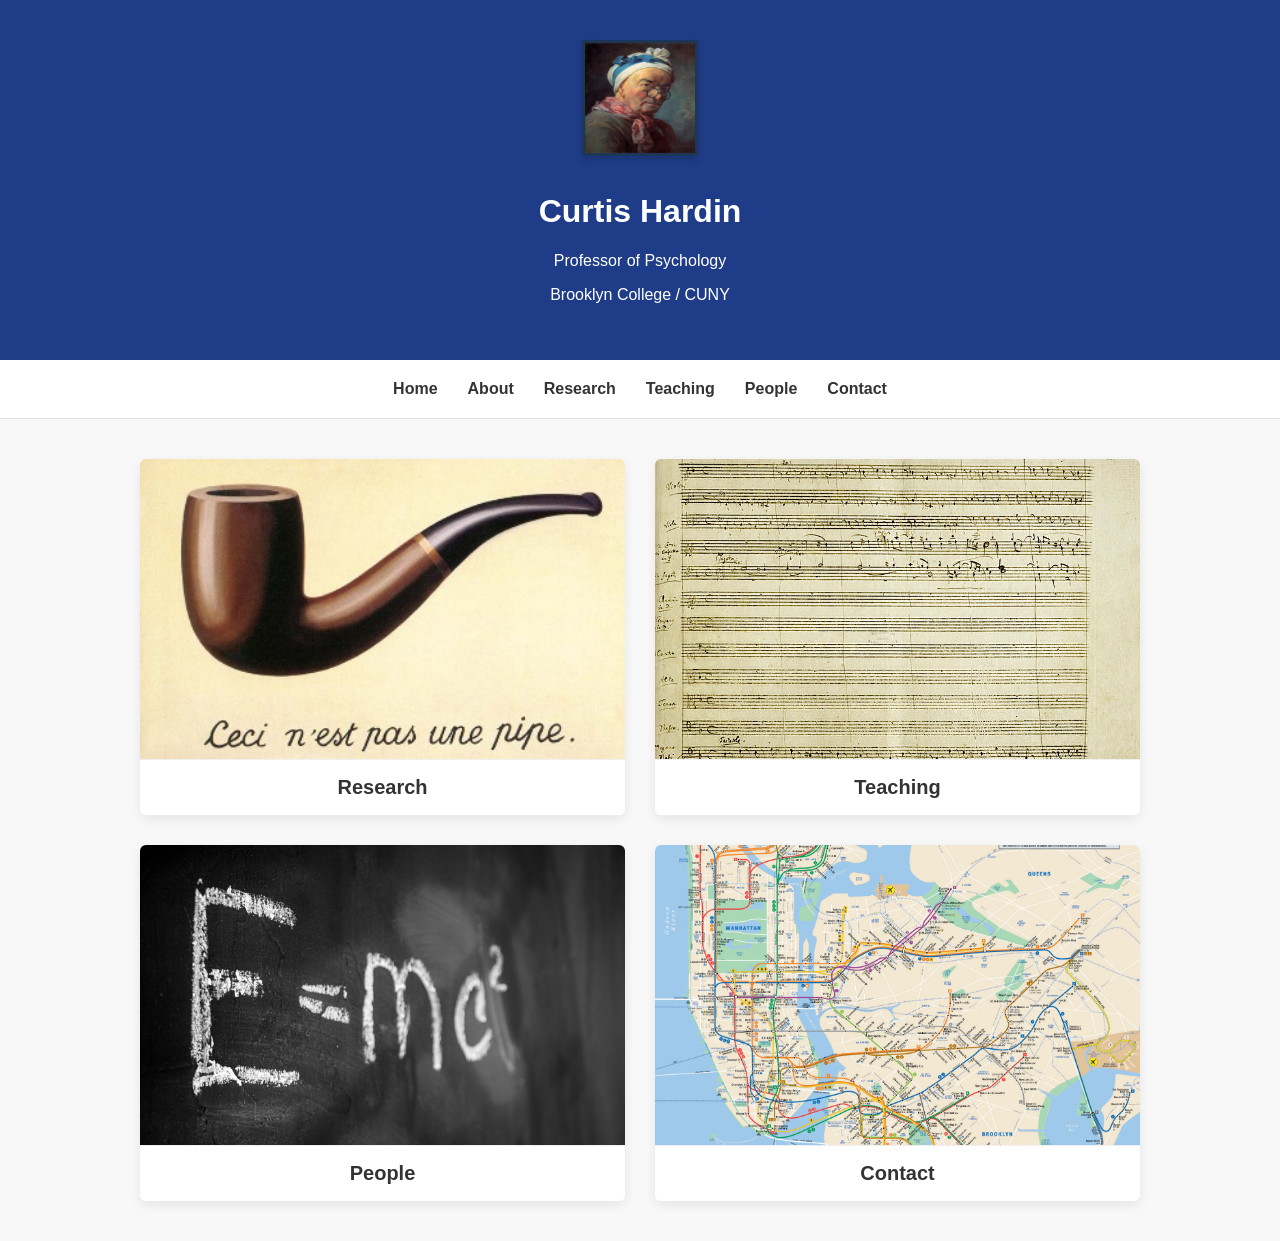
<file: index.html>
<!DOCTYPE html>
<html lang="en">
<head>
    <meta charset="UTF-8">
    <meta name="viewport" content="width=device-width, initial-scale=1.0">
    <title>Curtis Hardin</title>
    <link rel="stylesheet" href="style.css">
</head>
<body>

    <header>
       
        <a href="about.html" title="Click to read About Me" class="avatar-link">
            <img src="image/chardin-avatar.jpg" alt="Curtis Hardin (Chardin Self-Portrait)" class="avatar-img">
        </a>
        <h1>Curtis Hardin</h1>
        <p>Professor of Psychology</p>
        <p>Brooklyn College / CUNY</p>
    </header>

    <nav>
        <a href="index.html">Home</a>
        <a href="about.html">About</a>
        <a href="research.html">Research</a>
        <a href="teaching.html">Teaching</a>
        <a href="people.html">People</a>
        <a href="contact.html">Contact</a>
    </nav>

    <main>
        <div class="homepage-grid">
            <a href="research.html" class="grid-item">
                <img src="image/research.jpg" alt="Research">
                <div class="grid-label">Research</div>
            </a>

            <a href="teaching.html" class="grid-item">
                <img src="image/teaching.jpg" alt="Teaching">
                <div class="grid-label">Teaching</div>
            </a>
    
            <a href="people.html" class="grid-item">
                <img src="image/people.jpeg" alt="People">
                <div class="grid-label">People</div>
            </a>

            <a href="contact.html" class="grid-item">
                <img src="image/contact.jpg" alt="Contact">
                <div class="grid-label">Contact</div>
            </a>
        </div>
  
    </main>

</body>
</html>
</file>
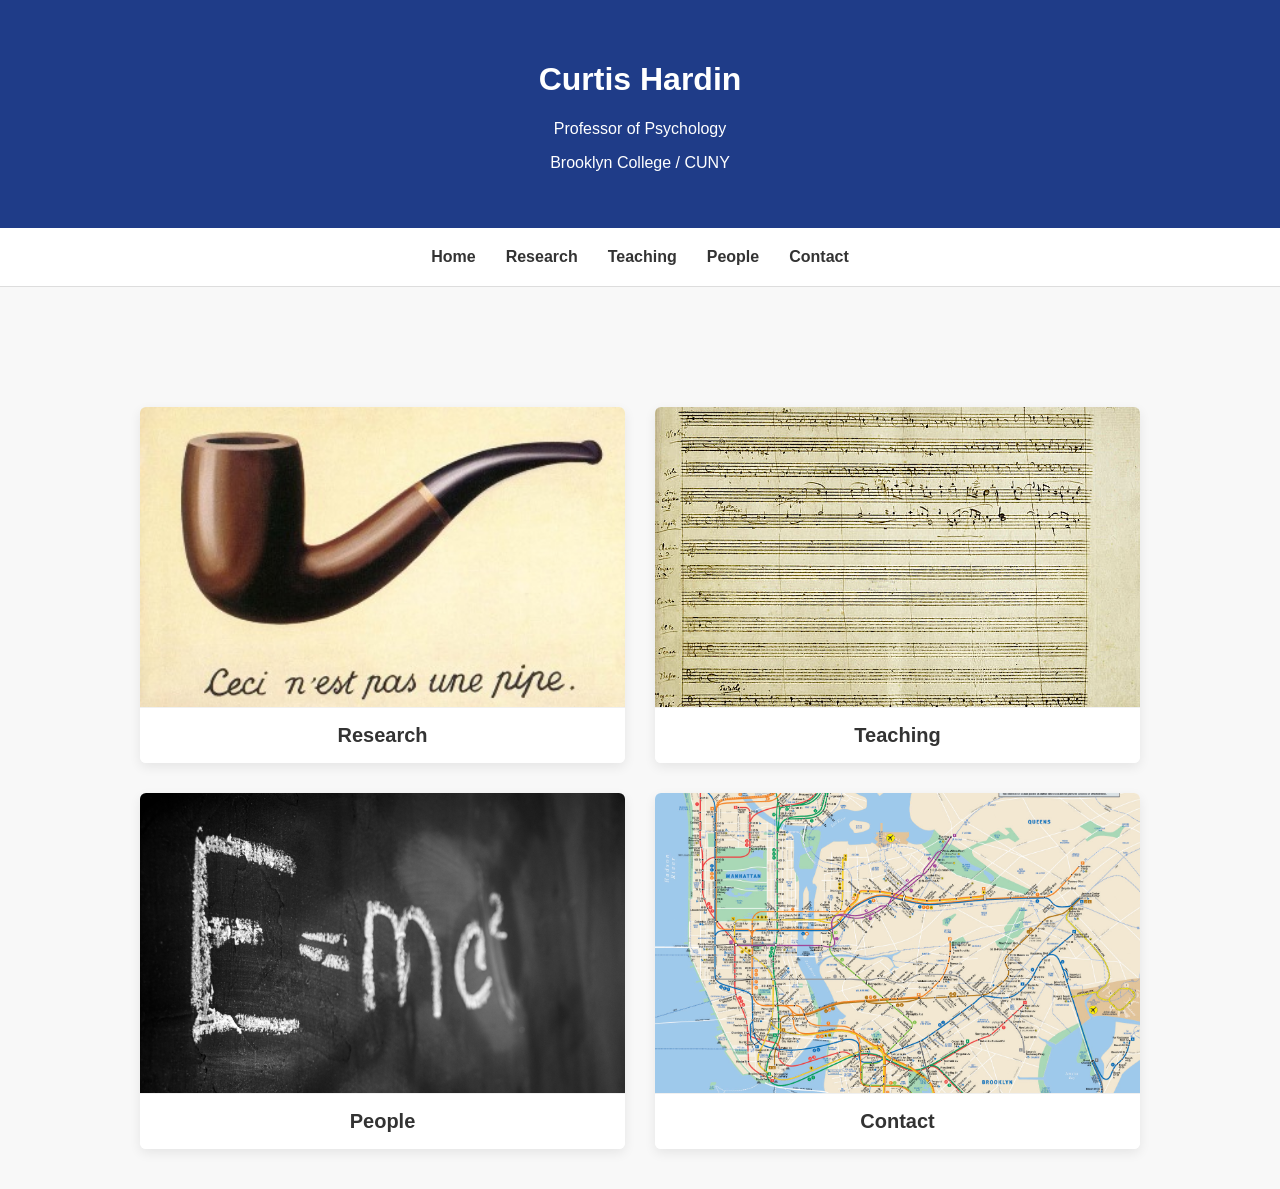
<file: website.html/index.html>
<!DOCTYPE html>
<html lang="en">
<head>
    <meta charset="UTF-8">
    <meta name="viewport" content="width=device-width, initial-scale=1.0">
    <title>Curtis Hardin</title>
    <link rel="stylesheet" href="style.css">
</head>
<body>

    <header>
        <h1>Curtis Hardin</h1>
        <p>Professor of Psychology</p >
        <p>Brooklyn College / CUNY</p >
    </header>

    <nav>
        <a href=" ">Home</a >
       <a href="research.html">Research</a>
        <a href="teaching.html">Teaching</a >
        <a href="people.html">People</a >
       <a href="contact.html">Contact</a>
    </nav>

  <main>
        <section class="intro">
        
        </section>
           
        
        <div class="homepage-grid">
            
            <a href="research.html" class="grid-item">
                <img src="image/research.jpg" alt="Research">
                <div class="grid-label">Research</div>
            </a>

            <a href="teaching.html" class="grid-item">
                <img src="image/teaching.jpg" alt="Teaching">
                <div class="grid-label">Teaching</div>
            </a>
    
            <a href="people.html" class="grid-item">
                <img src="image/people.jpeg" alt="People">
                <div class="grid-label">People</div>
            </a>

        
            <a href="contact.html" class="grid-item">
                <img src="image/contact.jpg" alt="Contact">
                <div class="grid-label">Contact</div>
            </a>
        </div>
    </main>


          

</body>
</html>
</file>
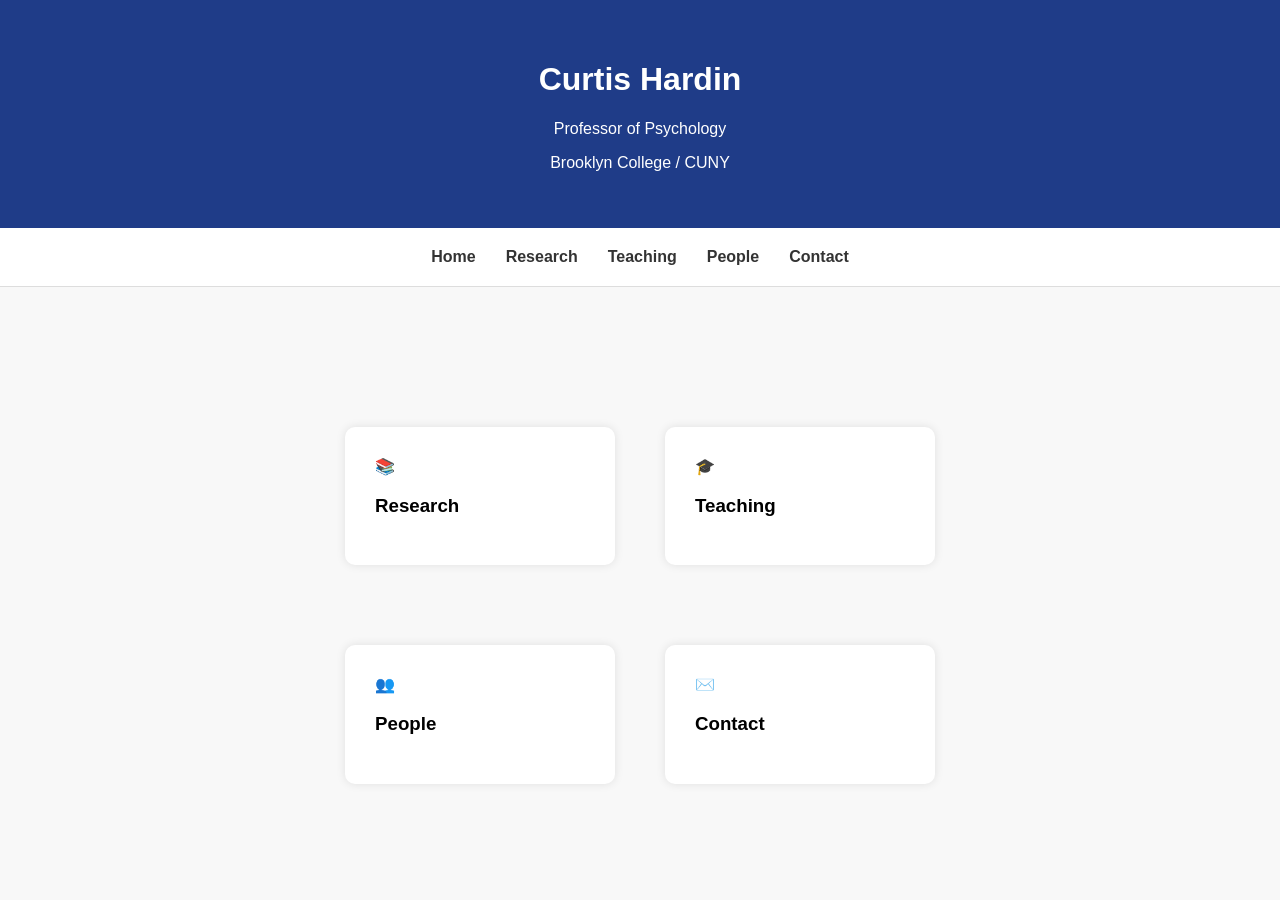
<file: lab/index.html/index.html>
<!DOCTYPE html>
<html lang="en">
<head>
    <meta charset="UTF-8">
    <meta name="viewport" content="width=device-width, initial-scale=1.0">
    <title>Curtis Hardin</title>
    <link rel="stylesheet" href="style.css">
</head>
<body>

    <header>
        <h1>Curtis Hardin</h1>
        <p>Professor of Psychology</p >
        <p>Brooklyn College / CUNY</p >
    </header>

    <nav>
        <a href=" ">Home</a >
       <a href="research.html">Research</a>
        <a href="teaching.html">Teaching</a >
        <a href="people.html">People</a >
       <a href="contact.html">Contact</a>
    </nav>

    <main>
        <section class="intro"></section>
           
        <section class="cards">
 
            <a href="research.html" class="card-link">
                <div class="card">
          <div class="card-icon">📚</div>
                    <h3>Research</h3>
                </div>
            </a>


            <a href="teaching.html" class="card-link">
                <div class="card">
                    <div class="card-icon">🎓</div>
                    <h3>Teaching</h3>
                </div>
            </a>
    
           
            <a href="people.html" class="card-link">
                <div class="card">
                    <div class="card-icon">👥</div>
                    <h3>People</h3>
                </div>
            </a>

          <a href="contact.html" class="card-link">
                <div class="card">
                    <div class="card-icon">✉️</div>
                    <h3>Contact</h3>
                </div>
                </a>
        </section>
    </main>

</body>
</html>
</file>
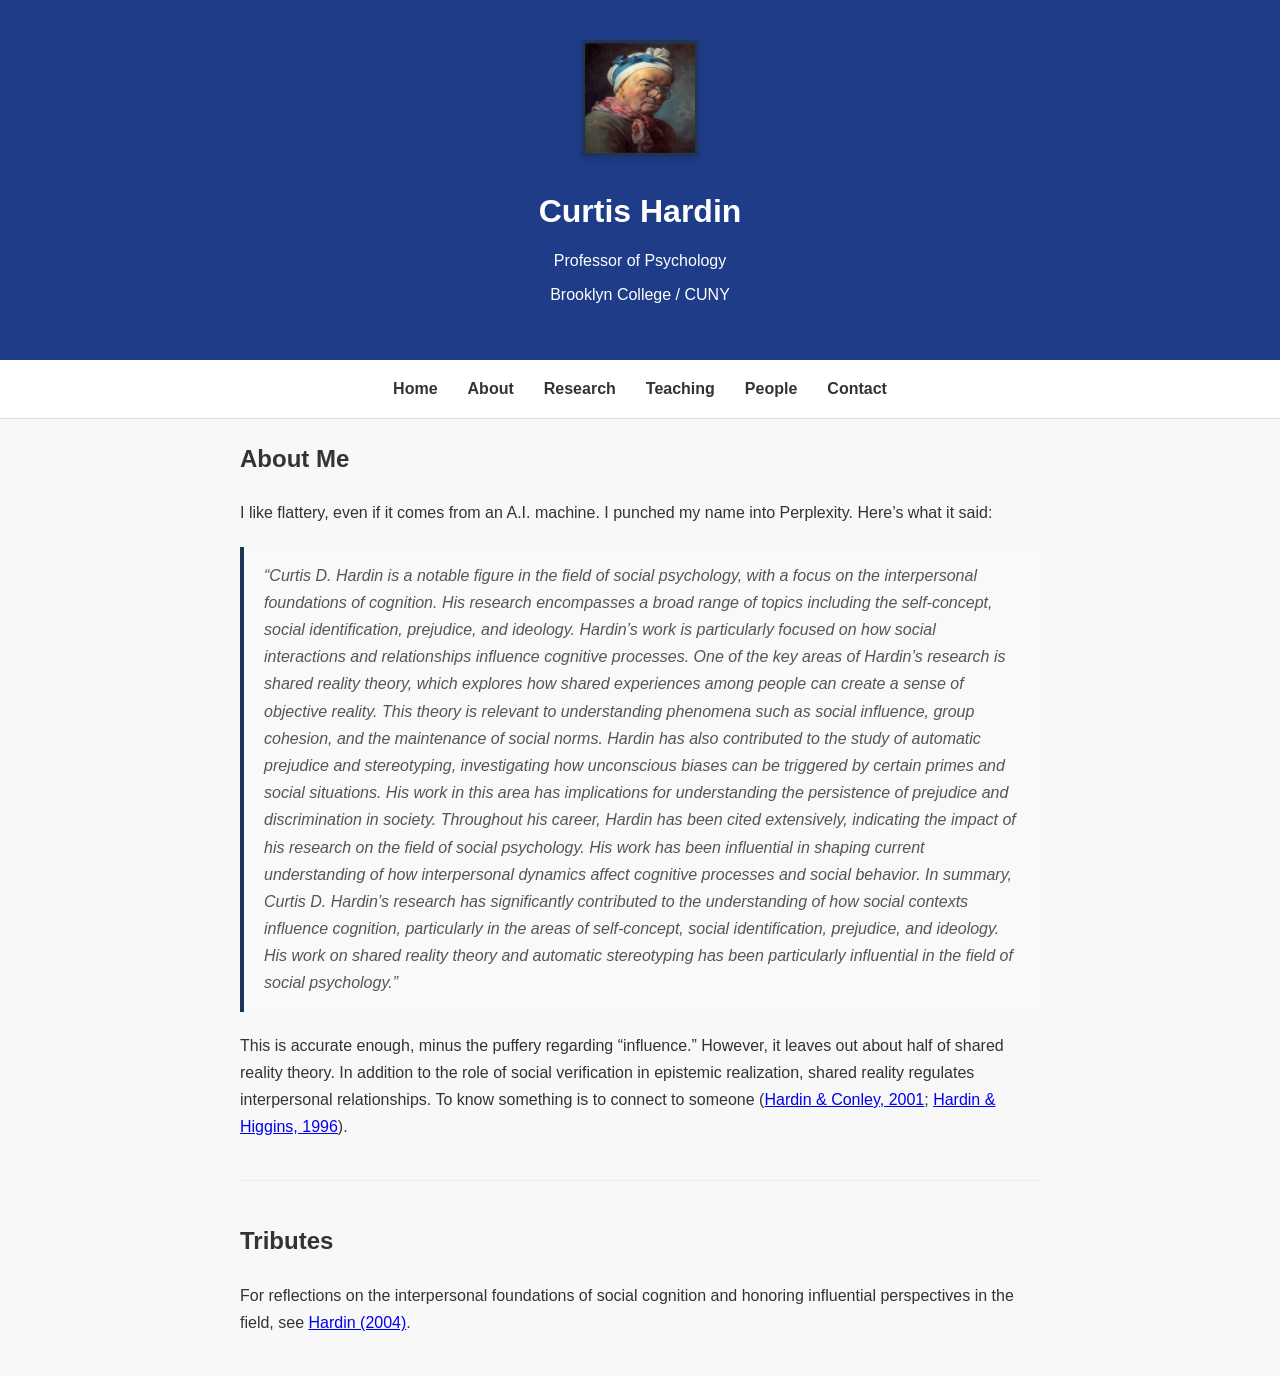
<file: about.html>
<!DOCTYPE html>
<html lang="en">
<head>
    <meta charset="UTF-8">
    <meta name="viewport" content="width=device-width, initial-scale=1.0">
    <title>About - Curtis Hardin</title>
    <link rel="stylesheet" href="style.css">
</head>
<body>

<header>
        <a href="about.html" class="avatar-link">
            <img src="image/chardin-avatar.jpg" alt="Curtis Hardin" class="avatar-img">
        </a>
        <h1>Curtis Hardin</h1>
        <p>Professor of Psychology</p>
        <p>Brooklyn College / CUNY</p>
    </header>

    <nav>
        <a href="index.html">Home</a>
        <a href="about.html" class="active">About</a>
        <a href="research.html">Research</a>
        <a href="teaching.html">Teaching</a>
        <a href="people.html">People</a>
        <a href="contact.html">Contact</a>
    </nav>

    <main>
        
        <section class="content-section">
            <h2>About Me</h2>
            <p>I like flattery, even if it comes from an A.I. machine. I punched my name into Perplexity. Here’s what it said:</p>
            
            <blockquote>
                “Curtis D. Hardin is a notable figure in the field of social psychology, with a focus on the interpersonal foundations of cognition. His research encompasses a broad range of topics including the self-concept, social identification, prejudice, and ideology. Hardin’s work is particularly focused on how social interactions and relationships influence cognitive processes. One of the key areas of Hardin’s research is shared reality theory, which explores how shared experiences among people can create a sense of objective reality. This theory is relevant to understanding phenomena such as social influence, group cohesion, and the maintenance of social norms. Hardin has also contributed to the study of automatic prejudice and stereotyping, investigating how unconscious biases can be triggered by certain primes and social situations. His work in this area has implications for understanding the persistence of prejudice and discrimination in society. Throughout his career, Hardin has been cited extensively, indicating the impact of his research on the field of social psychology. His work has been influential in shaping current understanding of how interpersonal dynamics affect cognitive processes and social behavior. In summary, Curtis D. Hardin’s research has significantly contributed to the understanding of how social contexts influence cognition, particularly in the areas of self-concept, social identification, prejudice, and ideology. His work on shared reality theory and automatic stereotyping has been particularly influential in the field of social psychology.”
            </blockquote>

            <p>This is accurate enough, minus the puffery regarding “influence.” However, it leaves out about half of shared reality theory. In addition to the role of social verification in epistemic realization, shared reality regulates interpersonal relationships. To know something is to connect to someone (<a href="https://curtisdhardin.wordpress.com/wp-content/uploads/2024/03/hardinconley2001.pdf" target="_blank">Hardin & Conley, 2001</a>; <a href="https://curtisdhardin.wordpress.com/wp-content/uploads/2024/03/hardin-higgins-1996-shared-reality.pdf" target="_blank">Hardin & Higgins, 1996</a>).</p>
        </section>

       
        <section class="content-section" style="margin-top: 40px; padding-top: 20px; border-top: 1px solid #eee;">
            <h2>Tributes</h2>
            <p>For reflections on the interpersonal foundations of social cognition and honoring influential perspectives in the field, see <a href="https://curtisdhardin.wordpress.com/wp-content/uploads/2024/03/hardin_2004.pdf" target="_blank">Hardin (2004)</a>.</p>
        </section>
    </main>

</body>
</html>
</file>
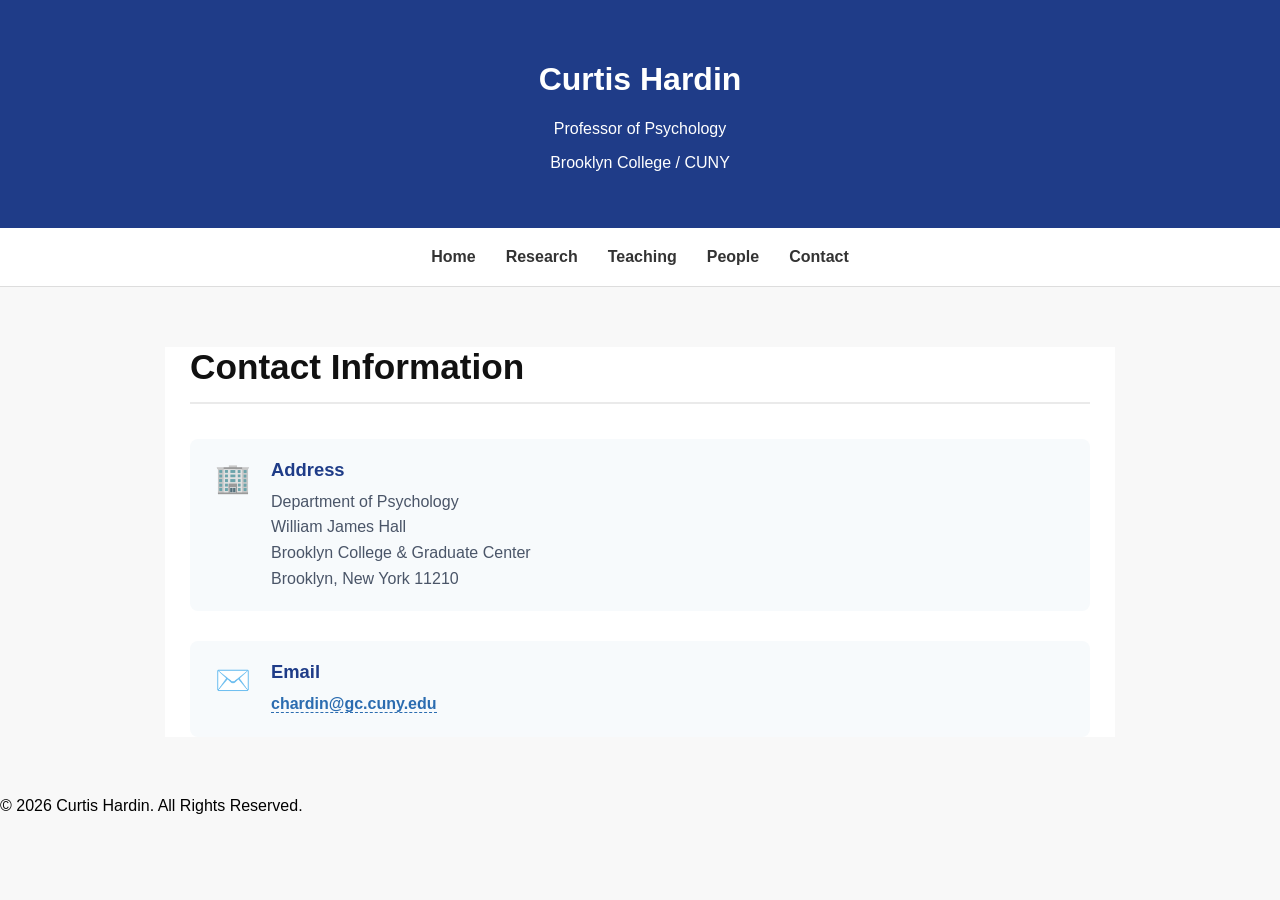
<file: contact.html>
<!DOCTYPE html>
<html lang="en">
<head>
    <meta charset="UTF-8">
    <meta name="viewport" content="width=device-width, initial-scale=1.0">
    <title>Contact - Curtis Hardin</title>
    <link rel="stylesheet" href="style.css">
</head>
<body>

    <header>
        <h1>Curtis Hardin</h1>
        <p>Professor of Psychology</p>
        <p>Brooklyn College / CUNY</p>
    </header>

    <nav>
        <a href="index.html">Home</a>
        <a href="research.html">Research</a>
        <a href="#">Teaching</a>
        <a href="#">People</a>
        <a href="contact.html">Contact</a>
    </nav>

    <main class="publications-container">
        <h2>Contact Information</h2>
        
        <div class="contact-details">
            
            <div class="contact-box">
                <div class="contact-icon">🏢</div>
                <div class="contact-info-text">
                    <h3>Address</h3>
                    <p>
                        Department of Psychology<br>
                        William James Hall<br>
                        Brooklyn College & Graduate Center<br>
                        Brooklyn, New York 11210
                    </p>
                </div>
            </div>

          
            <div class="contact-box">
                <div class="contact-icon">✉️</div>
                <div class="contact-info-text">
                    <h3>Email</h3>
                    <p>
                      
                        <a href="mailto:chardin@gc.cuny.edu" class="email-link">chardin@gc.cuny.edu</a>
                    </p>
                </div>
            </div>
        </div>
    </main>

    <footer>
        <p>© 2026 Curtis Hardin. All Rights Reserved.</p>
    </footer>

</body>
</html>
</file>
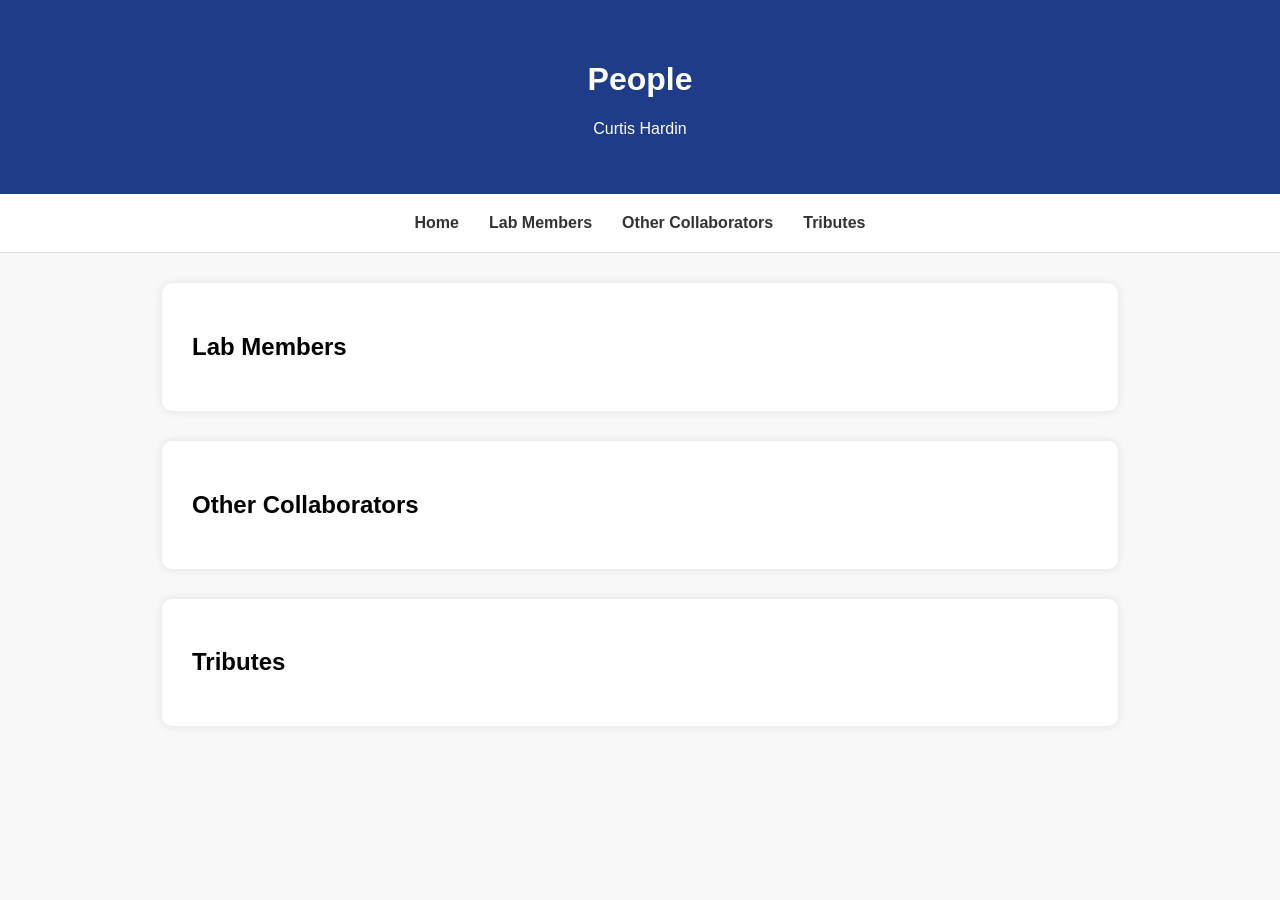
<file: people.html>
<!DOCTYPE html>
<html lang="en">
<head>
    <meta charset="UTF-8">
    <title>People</title>
    <link rel="stylesheet" href="style.css">
</head>

<body>

<header>
    <h1>People</h1>
    <p>Curtis Hardin</p>
</header>

<nav>
    <a href="index.html">Home</a>
    <a href="#members">Lab Members</a>
    <a href="#collaborators">Other Collaborators</a>
    <a href="#tributes">Tributes</a>
</nav>

<main>

    <section id="members" class="card">
        <h2>Lab Members</h2>
      
    </section>

    <section id="collaborators" class="card">
        <h2>Other Collaborators</h2>
       
    </section>

    <section id="tributes" class="card">
        <h2>Tributes</h2>
        
    </section>

</main>

</body>
</html>
</file>
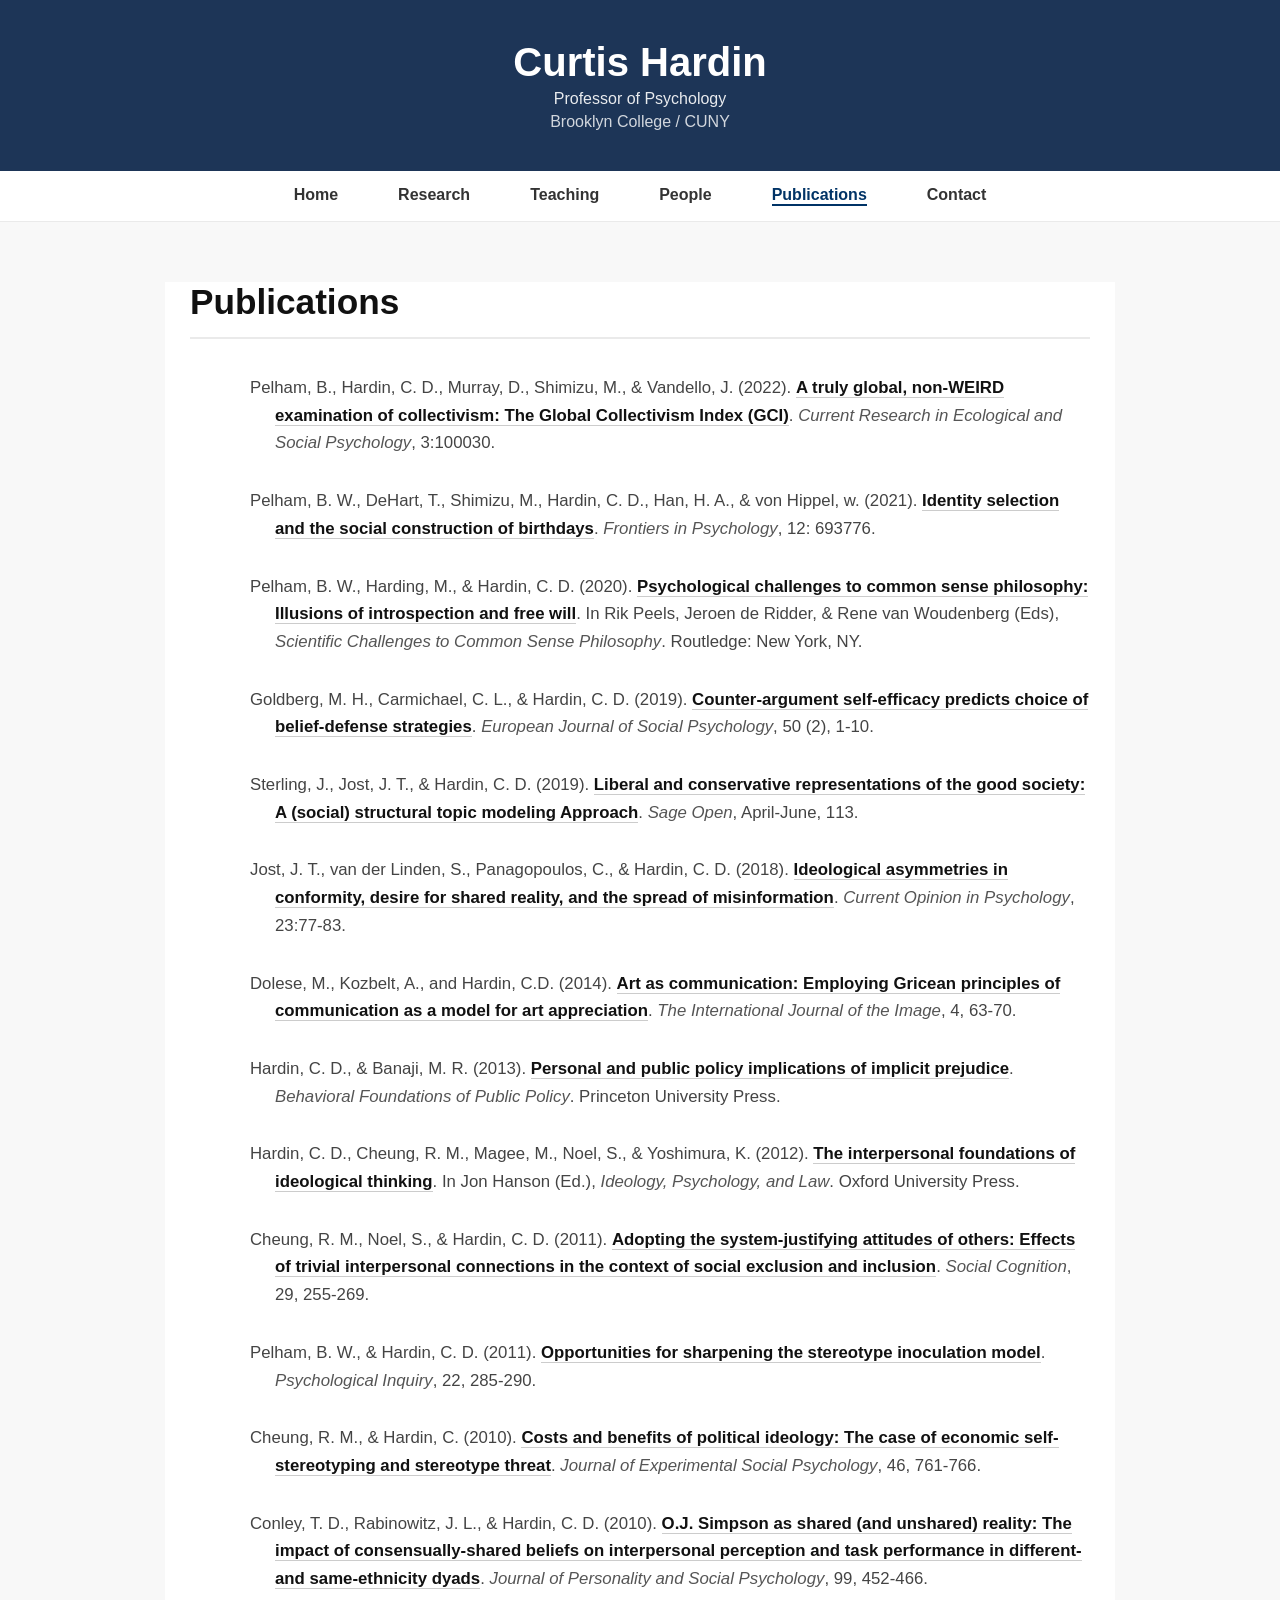
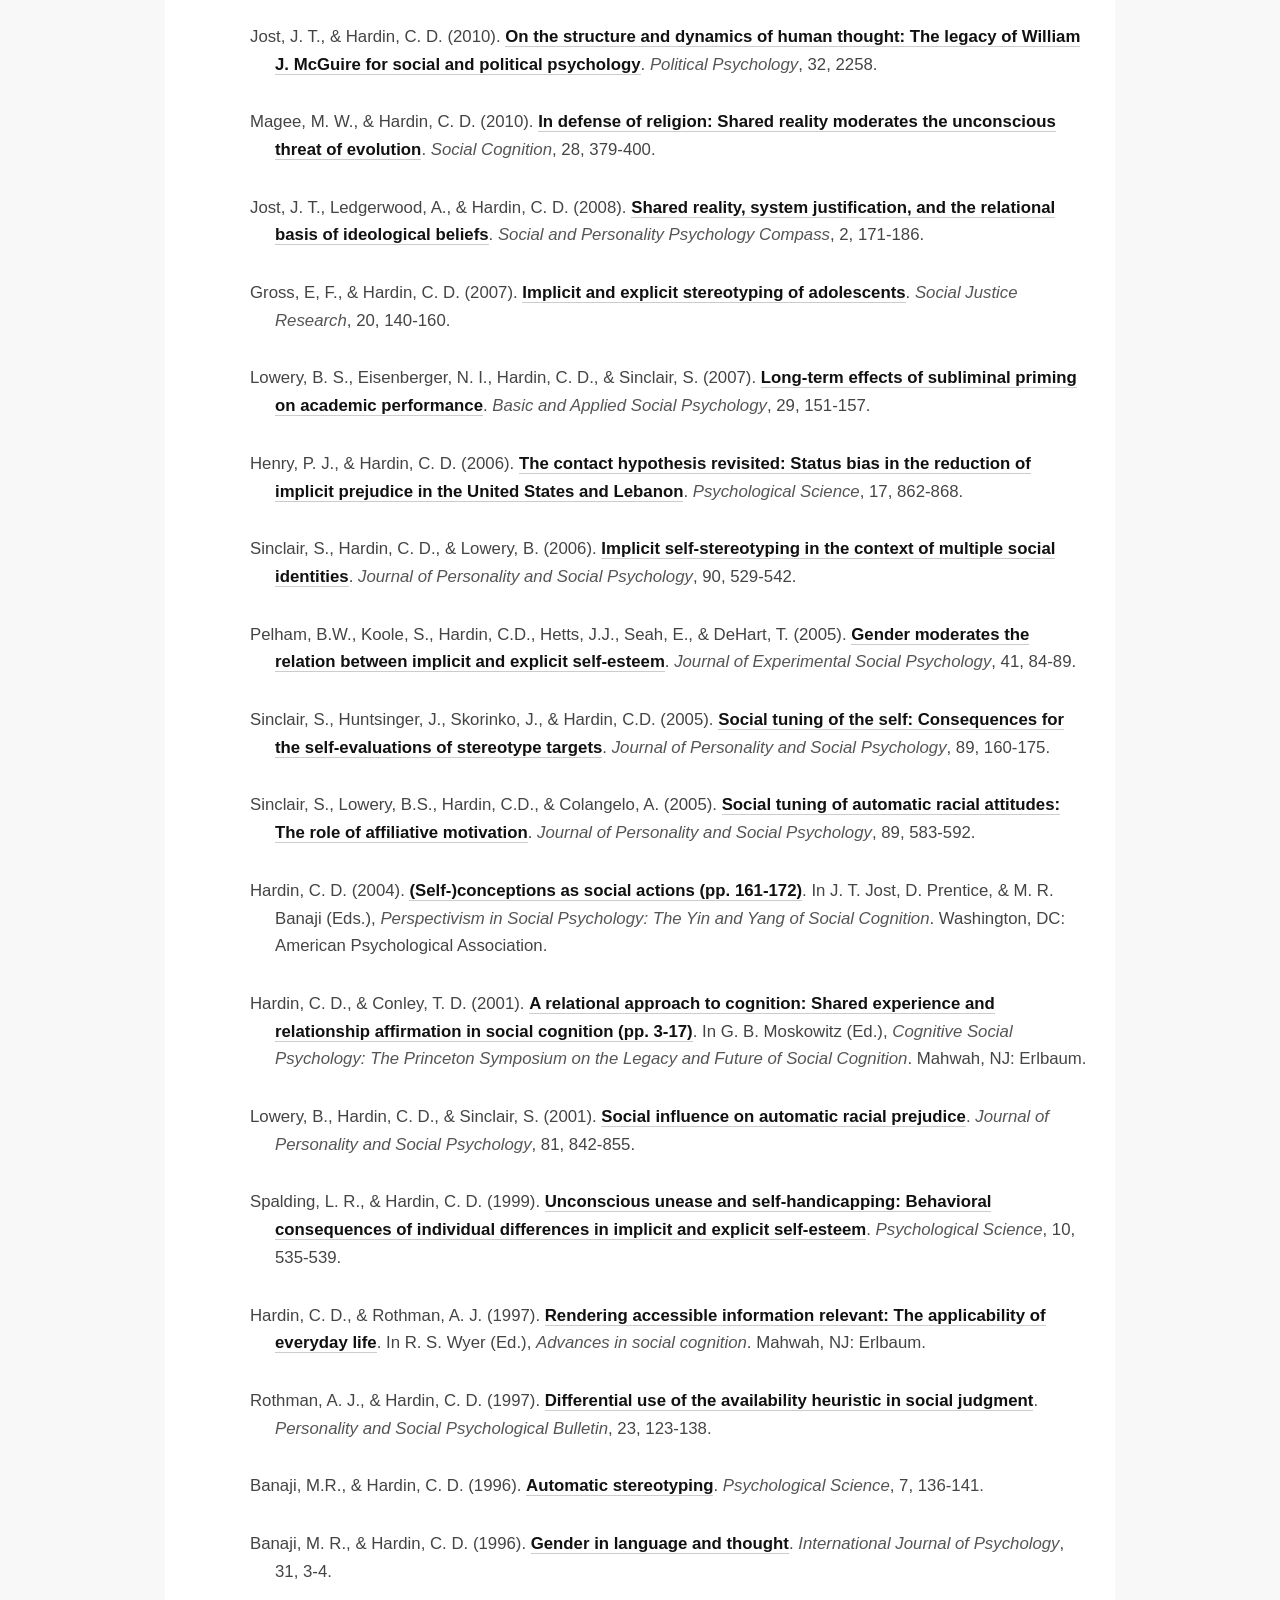
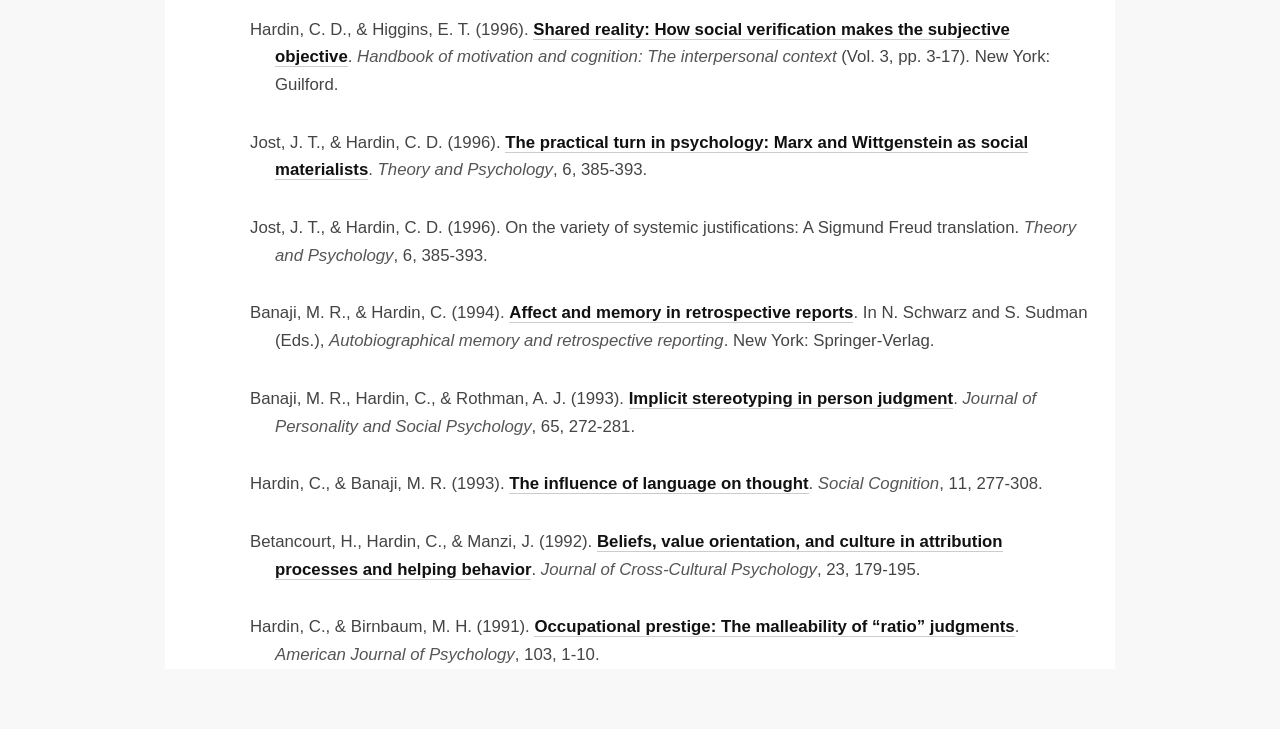
<file: publications.html>
<!DOCTYPE html>
<html lang="en">
<head>
    <meta charset="UTF-8">
    <meta name="viewport" content="width=device-width, initial-scale=1.0">
    <title>Publications - Curtis Hardin</title>
    <link rel="stylesheet" href="style.css">
</head>
<body>

    <header style="background-color: #1d3557; color: white; text-align: center; padding: 40px 0; font-family: sans-serif;">
        <h1 style="margin: 0; font-size: 2.5rem;">Curtis Hardin</h1>
        <p style="margin: 5px 0 0 0; opacity: 0.9;">Professor of Psychology</p>
        <p style="margin: 5px 0 0 0; opacity: 0.8;">Brooklyn College / CUNY</p>
    </header>

    <nav style="text-align: center; padding: 15px 0; border-bottom: 1px solid #eaeaea; font-family: sans-serif;">
        <a href="index.html" style="margin: 0 15px; text-decoration: none; color: #333; font-weight: bold;">Home</a>
        <a href="research.html" style="margin: 0 15px; text-decoration: none; color: #333; font-weight: bold;">Research</a>
        <a href="teaching.html" style="margin: 0 15px; text-decoration: none; color: #333; font-weight: bold;">Teaching</a>
        <a href="people.html" style="margin: 0 15px; text-decoration: none; color: #333; font-weight: bold;">People</a>
        <a href="publications.html" style="margin: 0 15px; text-decoration: none; color: #003366; font-weight: bold; border-bottom: 2px solid #003366;">Publications</a>
        <a href="contact.html" style="margin: 0 15px; text-decoration: none; color: #333; font-weight: bold;">Contact</a>
    </nav>
    
    <div class="publications-container">
    <h2>Publications</h2>

    <ul class="pub-list">
        <!-- Pelham et al. (2022) -->
        <li class="pub-item">
            Pelham, B., Hardin, C. D., Murray, D., Shimizu, M., & Vandello, J. (2022). 
            <a href="https://curtisdhardin.wordpress.com/wp-content/uploads/2024/03/pelham-et-al-2022-global-collectivism-scale.pdf" target="_blank" class="pub-title">A truly global, non-WEIRD examination of collectivism: The Global Collectivism Index (GCI)</a>.
            <em>Current Research in Ecological and Social Psychology</em>, 3:100030.
        </li>

        <!-- Pelham et al. (2021) -->
        <li class="pub-item">
            Pelham, B. W., DeHart, T., Shimizu, M., Hardin, C. D., Han, H. A., & von Hippel, w. (2021). 
            <a href="https://curtisdhardin.wordpress.com/wp-content/uploads/2024/03/pelham-et-al-2021-birthdays.pdf" target="_blank" class="pub-title">Identity selection and the social construction of birthdays</a>. 
            <em>Frontiers in Psychology</em>, 12: 693776.
        </li>

        <!-- Pelham et al. (2020) -->
        <li class="pub-item">
            Pelham, B. W., Harding, M., & Hardin, C. D. (2020). 
            <a href="https://curtisdhardin.wordpress.com/wp-content/uploads/2024/03/pelham-b.-w.-harding-m.-hardin-c.-2020.-psychological-challenges-to-common-sense-philosophy-illusions-of-introspection-and-free-will.pdf" target="_blank" class="pub-title">Psychological challenges to common sense philosophy: Illusions of introspection and free will</a>. 
            In Rik Peels, Jeroen de Ridder, & Rene van Woudenberg (Eds), <em>Scientific Challenges to Common Sense Philosophy</em>. Routledge: New York, NY.
        </li>

        <!-- Goldberg et al. (2019) -->
        <li class="pub-item">
            Goldberg, M. H., Carmichael, C. L., & Hardin, C. D. (2019). 
            <a href="https://curtisdhardin.wordpress.com/wp-content/uploads/2024/03/goldbergetal.2019ejsp.pdf" target="_blank" class="pub-title">Counter-argument self-efficacy predicts choice of belief-defense strategies</a>. 
            <em>European Journal of Social Psychology</em>, 50 (2), 1-10.
        </li>
        <li class="pub-item">
            Sterling, J., Jost, J. T., & Hardin, C. D. (2019). 
            <a href="https://curtisdhardin.wordpress.com/wp-content/uploads/2024/03/sterling-jost-hardin-2019.pdf" target="_blank" class="pub-title">Liberal and conservative representations of the good society: A (social) structural topic modeling Approach</a>. 
            <em>Sage Open</em>, April-June, 113.
        </li>

        <!-- Jost et al. (2018) -->
        <li class="pub-item">
            Jost, J. T., van der Linden, S., Panagopoulos, C., & Hardin, C. D. (2018). 
            <a href="https://curtisdhardin.wordpress.com/wp-content/uploads/2024/03/jost-et-al-2018.pdf" target="_blank" class="pub-title">Ideological asymmetries in conformity, desire for shared reality, and the spread of misinformation</a>. 
            <em>Current Opinion in Psychology</em>, 23:77-83.
        </li>

        <!-- Dolese et al. (2014) -->
        <li class="pub-item">
            Dolese, M., Kozbelt, A., and Hardin, C.D. (2014). 
            <a href="https://curtisdhardin.wordpress.com/wp-content/uploads/2024/03/dolese-kozbelt-hardin-2014-art_as_communication_employin.pdf" target="_blank" class="pub-title">Art as communication: Employing Gricean principles of communication as a model for art appreciation</a>. 
            <em>The International Journal of the Image</em>, 4, 63-70.
        </li>

        <!-- Hardin & Banaji (2013) -->
        <li class="pub-item">
            Hardin, C. D., & Banaji, M. R. (2013). 
            <a href="https://curtisdhardin.wordpress.com/wp-content/uploads/2024/03/2013_hardin_banaji_eshafir-1.pdf" target="_blank" class="pub-title">Personal and public policy implications of implicit prejudice</a>. 
            <em>Behavioral Foundations of Public Policy</em>. Princeton University Press.
        </li>

        <!-- Hardin et al. (2012) - IDEOLOGY PAPER FIXED -->
        <li class="pub-item">
            Hardin, C. D., Cheung, R. M., Magee, M., Noel, S., & Yoshimura, K. (2012). 
            <a href="https://curtisdhardin.wordpress.com/wp-content/uploads/2024/03/hardin-cheung-magee-noel-yoshimura_2012_chapter-052710.pdf" target="_blank" class="pub-title">The interpersonal foundations of ideological thinking</a>. 
            In Jon Hanson (Ed.), <em>Ideology, Psychology, and Law</em>. Oxford University Press.
        </li>

        <!-- Cheung et al. (2011) -->
        <li class="pub-item">
            Cheung, R. M., Noel, S., & Hardin, C. D. (2011). 
            <a href="https://curtisdhardin.wordpress.com/wp-content/uploads/2024/03/cheung-noel-hardin-2011-adopting_the_system-justifying.pdf" target="_blank" class="pub-title" >Adopting the system-justifying attitudes of others: Effects of trivial interpersonal connections in the context of social exclusion and inclusion</a>. 
            <em>Social Cognition</em>, 29, 255-269.
        </li>
        <li class="pub-item">
            Pelham, B. W., & Hardin, C. D. (2011). 
            <a href="https://curtisdhardin.wordpress.com/wp-content/uploads/2024/03/pelham-hardin-2011.pdf" target="_blank" class="pub-title" >Opportunities for sharpening the stereotype inoculation model</a>. 
            <em>Psychological Inquiry</em>, 22, 285-290.
        </li>

        <!-- Cheung & Hardin (2010) -->
        <li class="pub-item">
            Cheung, R. M., & Hardin, C. (2010). 
            <a href="https://curtisdhardin.wordpress.com/wp-content/uploads/2024/03/cheung_hardin_2010_jesp.pdf" target="_blank" class="pub-title">Costs and benefits of political ideology: The case of economic self-stereotyping and stereotype threat</a>. 
            <em>Journal of Experimental Social Psychology</em>, 46, 761-766.
        </li>
        <li class="pub-item">
            Conley, T. D., Rabinowitz, J. L., & Hardin, C. D. (2010). 
            <a href="https://curtisdhardin.wordpress.com/wp-content/uploads/2024/03/conley-td-rabinowitz-jl-hardin-cd.pdf" target="_blank" class="pub-title">O.J. Simpson as shared (and unshared) reality: The impact of consensually-shared beliefs on interpersonal perception and task performance in different- and same-ethnicity dyads</a>. 
            <em>Journal of Personality and Social Psychology</em>, 99, 452-466.
        </li>
        <li class="pub-item">
            Jost, J. T., & Hardin, C. D. (2010). 
            <a href="https://curtisdhardin.wordpress.com/wp-content/uploads/2024/03/legacy-of-bill-mcguire-2010-jost_hardin.pdf" target="_blank" class="pub-title" >On the structure and dynamics of human thought: The legacy of William J. McGuire for social and political psychology</a>. 
            <em>Political Psychology</em>, 32, 2258.
        </li>
        <li class="pub-item">
            Magee, M. W., & Hardin, C. D. (2010). 
            <a href="https://curtisdhardin.wordpress.com/wp-content/uploads/2024/03/magee-m.-w.-hardin-c.-d.-2010-in-defense-of-religion_shared-reality-moderates-the-unconscious-threat-of-evolution-social-cognition-28-379-400-copy.pdf" target="_blank" class="pub-title">In defense of religion: Shared reality moderates the unconscious threat of evolution</a>. 
            <em>Social Cognition</em>, 28, 379-400.
        </li>

        <!-- Jost et al. (2008) -->
        <li class="pub-item">
            Jost, J. T., Ledgerwood, A., & Hardin, C. D. (2008). 
            <a href="https://curtisdhardin.wordpress.com/wp-content/uploads/2024/03/jost-ledgerwood-hardin-2008-shared-reality-system-justification-and-the-relational-basis-of-ideological.pdf" target="_blank" class="pub-title">Shared reality, system justification, and the relational basis of ideological beliefs</a>. 
            <em>Social and Personality Psychology Compass</em>, 2, 171-186.
        </li>

        <!-- Gross & Hardin (2007) -->
        <li class="pub-item">
            Gross, E, F., & Hardin, C. D. (2007). 
            <a href="https://curtisdhardin.wordpress.com/wp-content/uploads/2024/03/gross_hardin_2007.pdf" target="_blank" class="pub-title">Implicit and explicit stereotyping of adolescents</a>. 
            <em>Social Justice Research</em>, 20, 140-160.
        </li>
        <li class="pub-item">
            Lowery, B. S., Eisenberger, N. I., Hardin, C. D., & Sinclair, S. (2007). 
            <a href="https://curtisdhardin.wordpress.com/wp-content/uploads/2024/03/lowery-eisenberger-hardin-2007.pdf" target="_blank" class="pub-title">Long-term effects of subliminal priming on academic performance</a>. 
            <em>Basic and Applied Social Psychology</em>, 29, 151-157.
        </li>

        <!-- Henry & Hardin (2006) -->
        <li class="pub-item">
            Henry, P. J., & Hardin, C. D. (2006). 
            <a href="https://curtisdhardin.wordpress.com/wp-content/uploads/2024/03/henry_hardin_2006.pdf" target="_blank" class="pub-title">The contact hypothesis revisited: Status bias in the reduction of implicit prejudice in the United States and Lebanon</a>. 
            <em>Psychological Science</em>, 17, 862-868.
        </li>
        <li class="pub-item">
            Sinclair, S., Hardin, C. D., & Lowery, B. (2006). 
            <a href="https://curtisdhardin.wordpress.com/wp-content/uploads/2024/03/sinclair-hardin-lowery-2006-tuning-multiple-social-ids-jpsp.pdf" target="_blank" class="pub-title">Implicit self-stereotyping in the context of multiple social identities</a>. 
            <em>Journal of Personality and Social Psychology</em>, 90, 529-542.
        </li>

        <!-- Pelham et al. (2005) -->
        <li class="pub-item">
            Pelham, B.W., Koole, S., Hardin, C.D., Hetts, J.J., Seah, E., & DeHart, T. (2005). 
            <a href="https://userhome.brooklyn.cuny.edu/psych/chardin/PelhamKooleHardinetal.pdf" target="_blank" class="pub-title">Gender moderates the relation between implicit and explicit self-esteem</a>. 
            <em>Journal of Experimental Social Psychology</em>, 41, 84-89.
        </li>
        <li class="pub-item">
            Sinclair, S., Huntsinger, J., Skorinko, J., & Hardin, C.D. (2005). 
            <a href="https://curtisdhardin.wordpress.com/wp-content/uploads/2024/03/sinclair_huntsinger_skorinko_hardin_2005.pdf" target="_blank" class="pub-title">Social tuning of the self: Consequences for the self-evaluations of stereotype targets</a>. 
            <em>Journal of Personality and Social Psychology</em>, 89, 160-175.
        </li>
        <li class="pub-item">
            Sinclair, S., Lowery, B.S., Hardin, C.D., & Colangelo, A. (2005). 
            <a href="https://curtisdhardin.wordpress.com/wp-content/uploads/2024/03/sinclair_lowery_hardin_colangelo_2005.pdf" target="_blank" class="pub-title">Social tuning of automatic racial attitudes: The role of affiliative motivation</a>. 
            <em>Journal of Personality and Social Psychology</em>, 89, 583-592.
        </li>

        <!-- Hardin (2004) -->
        <li class="pub-item">
            Hardin, C. D. (2004). 
            <a href="https://curtisdhardin.wordpress.com/wp-content/uploads/2024/03/hardin_2004.pdf" target="_blank" class="pub-title">(Self-)conceptions as social actions (pp. 161-172)</a>. 
            In J. T. Jost, D. Prentice, & M. R. Banaji (Eds.), <em>Perspectivism in Social Psychology: The Yin and Yang of Social Cognition</em>. Washington, DC: American Psychological Association.
        </li>

        <!-- Hardin & Conley (2001) - HARDIN & CONLEY FIXED -->
        <li class="pub-item">
            Hardin, C. D., & Conley, T. D. (2001). 
            <a href="https://curtisdhardin.wordpress.com/wp-content/uploads/2024/03/hardinconley2001.pdf" target="_blank" class="pub-title">A relational approach to cognition: Shared experience and relationship affirmation in social cognition (pp. 3-17)</a>. 
            In G. B. Moskowitz (Ed.), <em>Cognitive Social Psychology: The Princeton Symposium on the Legacy and Future of Social Cognition</em>. Mahwah, NJ: Erlbaum.
        </li>
        <li class="pub-item">
            Lowery, B., Hardin, C. D., & Sinclair, S. (2001). 
            <a href="https://curtisdhardin.wordpress.com/wp-content/uploads/2024/03/lowery_hardin_sinclair_2001.pdf" target="_blank" class="pub-title">Social influence on automatic racial prejudice</a>. 
            <em>Journal of Personality and Social Psychology</em>, 81, 842-855.
        </li>

        <!-- Spalding & Hardin (1999) -->
        <li class="pub-item">
            Spalding, L. R., & Hardin, C. D. (1999). 
            <a href="https://curtisdhardin.wordpress.com/wp-content/uploads/2024/03/spalding_hardin_1999.pdf" target="_blank" class="pub-title">Unconscious unease and self-handicapping: Behavioral consequences of individual differences in implicit and explicit self-esteem</a>. 
            <em>Psychological Science</em>, 10, 535-539.
        </li>

        <!-- Hardin & Rothman (1997) -->
        <li class="pub-item">
            Hardin, C. D., & Rothman, A. J. (1997). 
            <a href="https://curtisdhardin.wordpress.com/wp-content/uploads/2024/03/hardin_rothman_the_applicability_of_everyday_life_1997.pdf" target="_blank" class="pub-title">Rendering accessible information relevant: The applicability of everyday life</a>. 
            In R. S. Wyer (Ed.), <em>Advances in social cognition</em>. Mahwah, NJ: Erlbaum.
        </li>
        <li class="pub-item">
            Rothman, A. J., & Hardin, C. D. (1997). 
            <a href="https://curtisdhardin.wordpress.com/wp-content/uploads/2024/03/rothman_hardin_1997.pdf" target="_blank" class="pub-title">Differential use of the availability heuristic in social judgment</a>. 
            <em>Personality and Social Psychological Bulletin</em>, 23, 123-138.
        </li>

        <!-- Banaji & Hardin (1996) -->
        <li class="pub-item">
            Banaji, M.R., & Hardin, C. D. (1996). 
            <a href="https://curtisdhardin.wordpress.com/wp-content/uploads/2024/03/banaji_hardin_1996.pdf" target="_blank" class="pub-title">Automatic stereotyping</a>. 
            <em>Psychological Science</em>, 7, 136-141.
        </li>
        
        <!-- Banaji & Hardin (1996) - GENDER IN LANGUAGE FIXED WITH CORRECT LINK -->
        <li class="pub-item">
            Banaji, M. R., & Hardin, C. D. (1996). 
            <a href="https://curtisdhardin.wordpress.com/wp-content/uploads/2024/03/banaji-hardin-1996-gender-in-language.pdf" target="_blank" class="pub-title">Gender in language and thought</a>. 
            <em>International Journal of Psychology</em>, 31, 3-4.
        </li>
        <li class="pub-item">
            Hardin, C. D., & Higgins, E. T. (1996). 
            <a href="https://curtisdhardin.wordpress.com/wp-content/uploads/2024/03/hardin-higgins-1996-shared-reality.pdf" target="_blank" class="pub-title">Shared reality: How social verification makes the subjective objective</a>. 
             <em>Handbook of motivation and cognition: The interpersonal context</em> (Vol. 3, pp. 3-17). New York: Guilford.
        </li>
        
        <!-- Jost & Hardin (1996) - MARX & WITTGENSTEIN FIXED WITH CORRECT LINK -->
        <li class="pub-item">
            Jost, J. T., & Hardin, C. D. (1996). 
            <a href="https://curtisdhardin.wordpress.com/wp-content/uploads/2024/03/jost-hardin-1996-practical-turn.pdf" target="_blank" class="pub-title">The practical turn in psychology: Marx and Wittgenstein as social materialists</a>. 
            <em>Theory and Psychology</em>, 6, 385-393.
        </li>
        
        
        <li class="pub-item">
            Jost, J. T., & Hardin, C. D. (1996). On the variety of systemic justifications: A Sigmund Freud translation. 
            <em>Theory and Psychology</em>, 6, 385-393.
        </li>

        
        <li class="pub-item">
            Banaji, M. R., & Hardin, C. (1994). 
            <a href="https://curtisdhardin.wordpress.com/wp-content/uploads/2024/03/1994_banaji_nschwartz.pdf" target="_blank" class="pub-title">Affect and memory in retrospective reports</a>. 
            In N. Schwarz and S. Sudman (Eds.), <em>Autobiographical memory and retrospective reporting</em>. New York: Springer-Verlag.
        </li>

        <!-- Banaji et al. (1993) -->
        <li class="pub-item">
            Banaji, M. R., Hardin, C., & Rothman, A. J. (1993). 
            <a href="https://curtisdhardin.wordpress.com/wp-content/uploads/2024/03/banaji_hardin_rothman_1993.pdf" target="_blank" class="pub-title">Implicit stereotyping in person judgment</a>. 
            <em>Journal of Personality and Social Psychology</em>, 65, 272-281.
        </li>
        <li class="pub-item">
            Hardin, C., & Banaji, M. R. (1993). 
            <a href="https://curtisdhardin.wordpress.com/wp-content/uploads/2024/03/hardin_banaji_1993-1.pdf" target="_blank" class="pub-title">The influence of language on thought</a>. 
            <em>Social Cognition</em>, 11, 277-308.
        </li>

       
        <li class="pub-item">
            Betancourt, H., Hardin, C., & Manzi, J. (1992). 
            <a href="https://curtisdhardin.wordpress.com/wp-content/uploads/2024/03/betancourt-et-al-1992-beliefs-value-orientation-and-culture-in-attribution-processes-and-helping-behavior.pdf" target="_blank" class="pub-title">Beliefs, value orientation, and culture in attribution processes and helping behavior</a>. 
            <em>Journal of Cross-Cultural Psychology</em>, 23, 179-195.
        </li>

        
        <li class="pub-item">
            Hardin, C., & Birnbaum, M. H. (1991). 
            <a href="https://curtisdhardin.wordpress.com/wp-content/uploads/2024/03/hardin_birnbaum_ajp_1990.pdf" target="_blank" class="pub-title">Occupational prestige: The malleability of “ratio” judgments</a>. 
            <em>American Journal of Psychology</em>, 103, 1-10.
        </li>
    </ul>
</div>
</body>
</html>
</file>
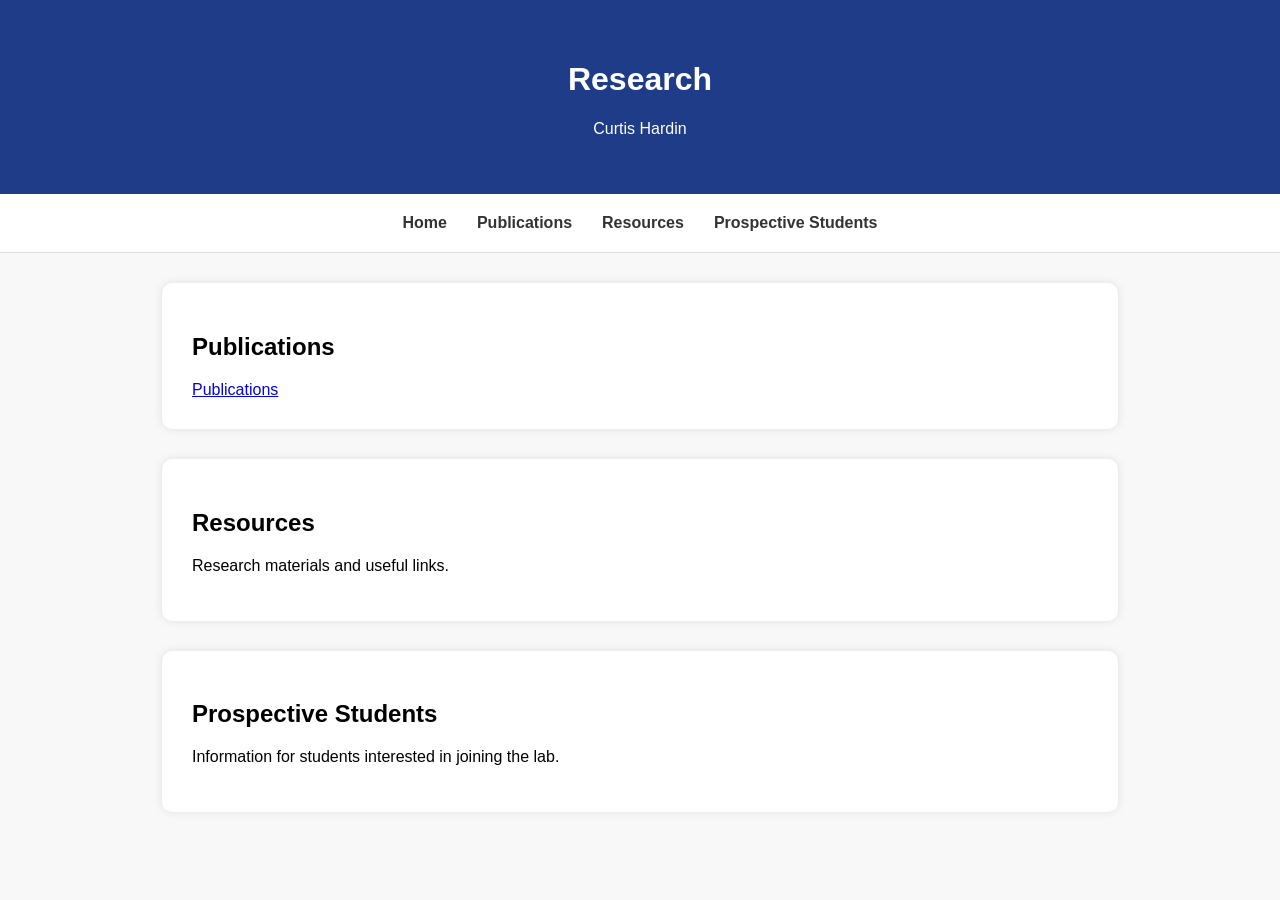
<file: research.html>
<!DOCTYPE html>
<html lang="en">
<head>
    <meta charset="UTF-8">
    <title>Research</title>
    <link rel="stylesheet" href="style.css">
</head>

<body>

<header>
    <h1>Research</h1>
    <p>Curtis Hardin</p>
</header>

<nav>
    <a href="index.html">Home</a>
    <a href="#publications">Publications</a>
    <a href="#resources">Resources</a>
    <a href="#students">Prospective Students</a>
</nav>

<main>

<div class="card">

<h2>Publications</h2>



<a href="publications.html">
    Publications
</a>

</div>

</section>

<section id="resources" class="card">
    <h2>Resources</h2>

    <p>
        Research materials and useful links.
    </p>

</section>

<section id="students" class="card">
    <h2>Prospective Students</h2>

    <p>
        Information for students interested in joining the lab.
    </p>

</section>

</main>

</body>
</html>
</file>
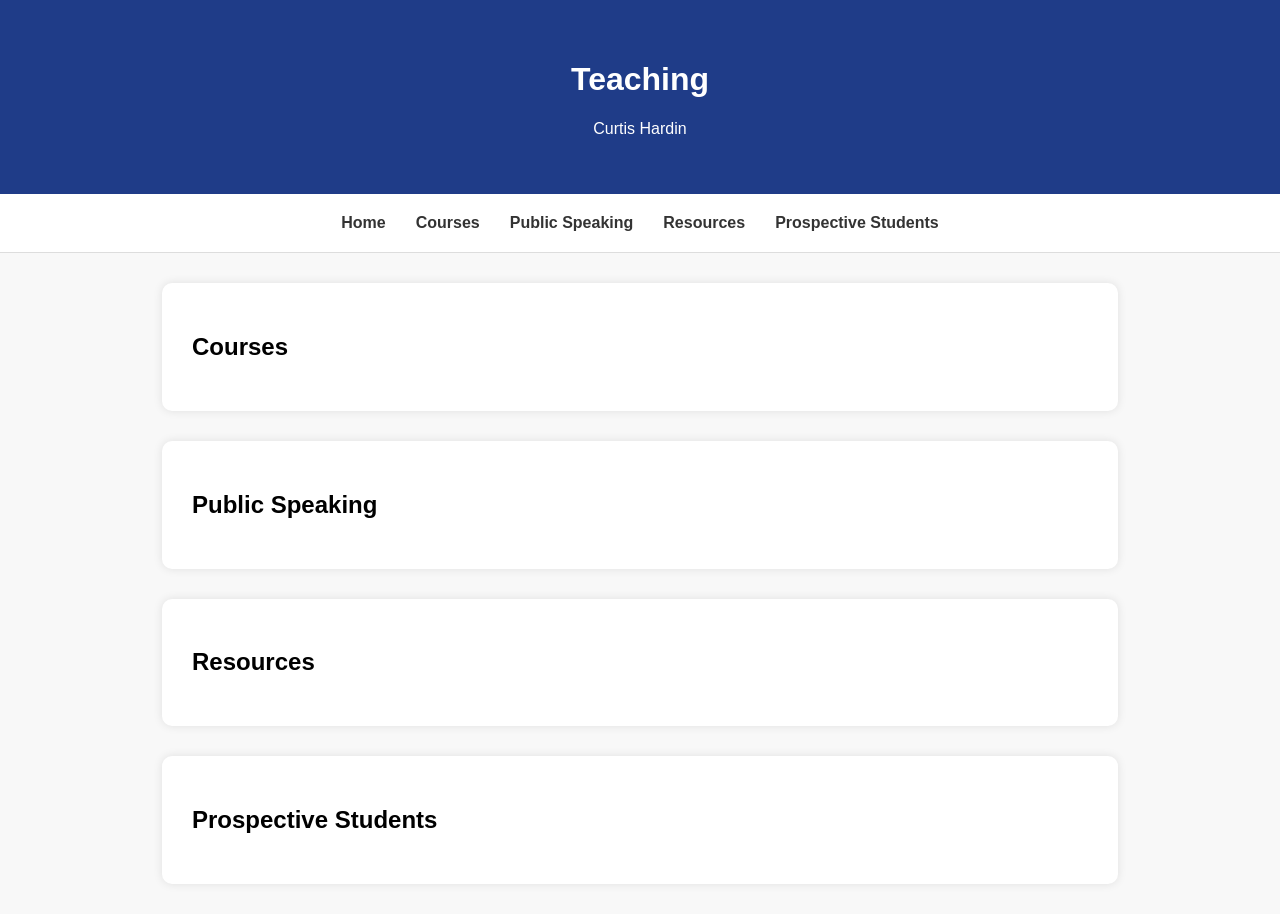
<file: teaching.html>
<!DOCTYPE html>
<html lang="en">
<head>
    <meta charset="UTF-8">
    <title>Teaching</title>
    <link rel="stylesheet" href="style.css">
</head>

<body>

<header>
    <h1>Teaching</h1>
    <p>Curtis Hardin</p>
</header>

<nav>
    <a href="index.html">Home</a>
    <a href="#courses">Courses</a>
    <a href="#speaking">Public Speaking</a>
    <a href="#resources">Resources</a>
    <a href="#prospective">Prospective Students</a>
</nav>

<main>

    <section id="courses" class="card">
        <h2>Courses</h2>
       
    </section>

    <section id="speaking" class="card">
        <h2>Public Speaking</h2>

    </section>

    <section id="resources" class="card">
        <h2>Resources</h2>
       
    </section>

    <section id="prospective" class="card">
        <h2>Prospective Students</h2>
       
    </section>

</main>

</body>
</html>
</file>
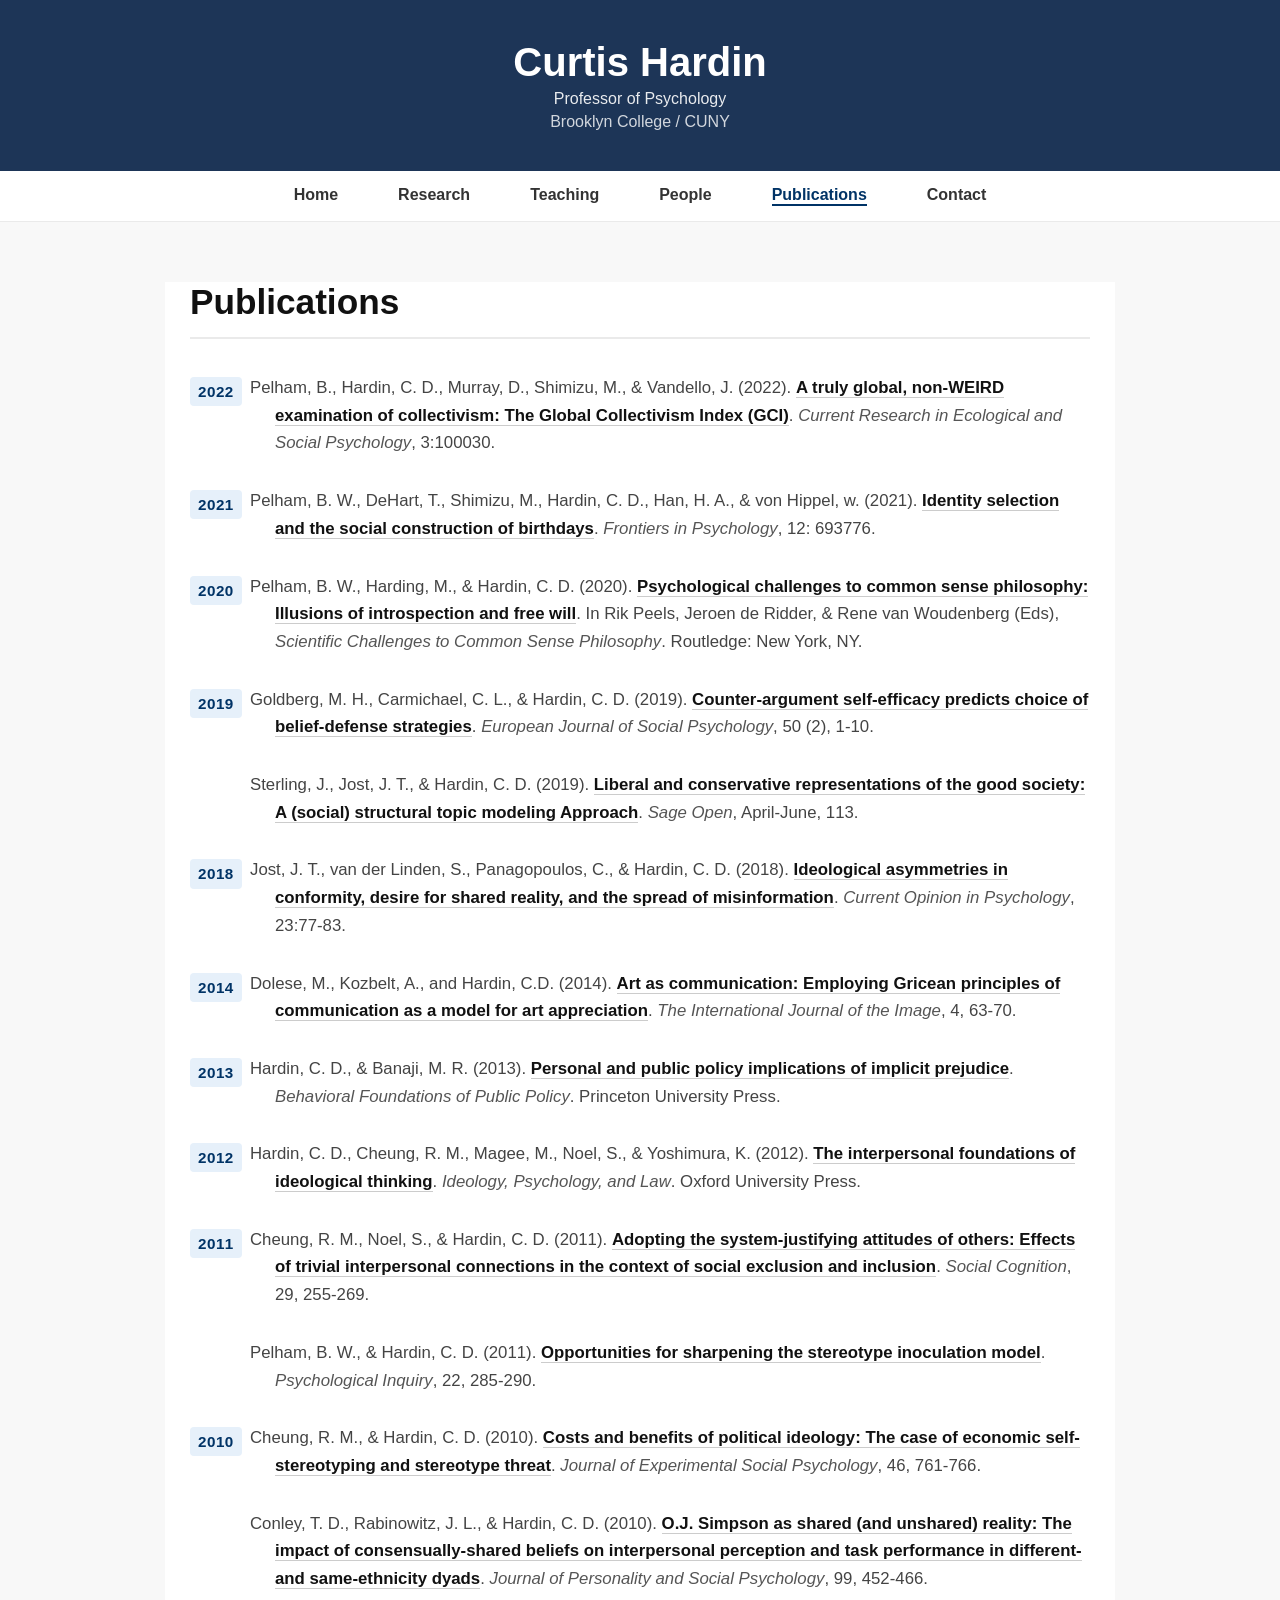
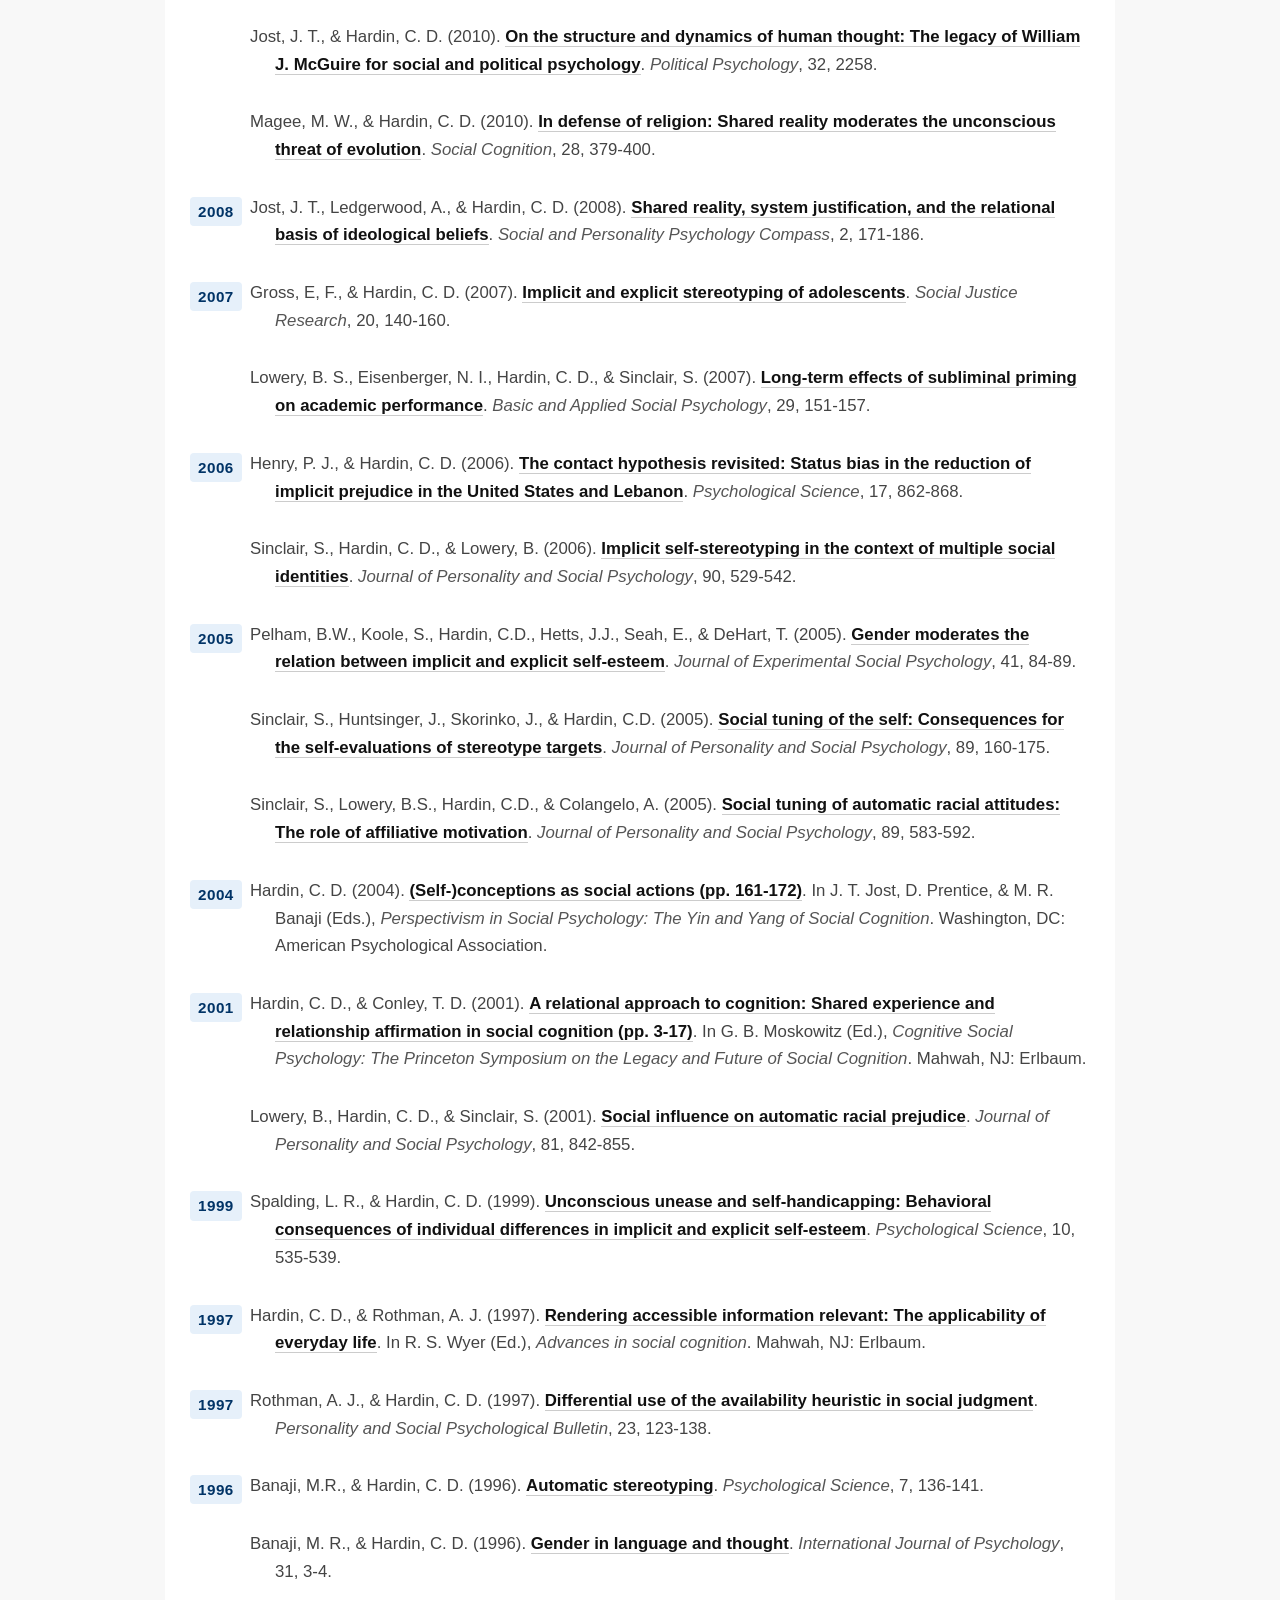
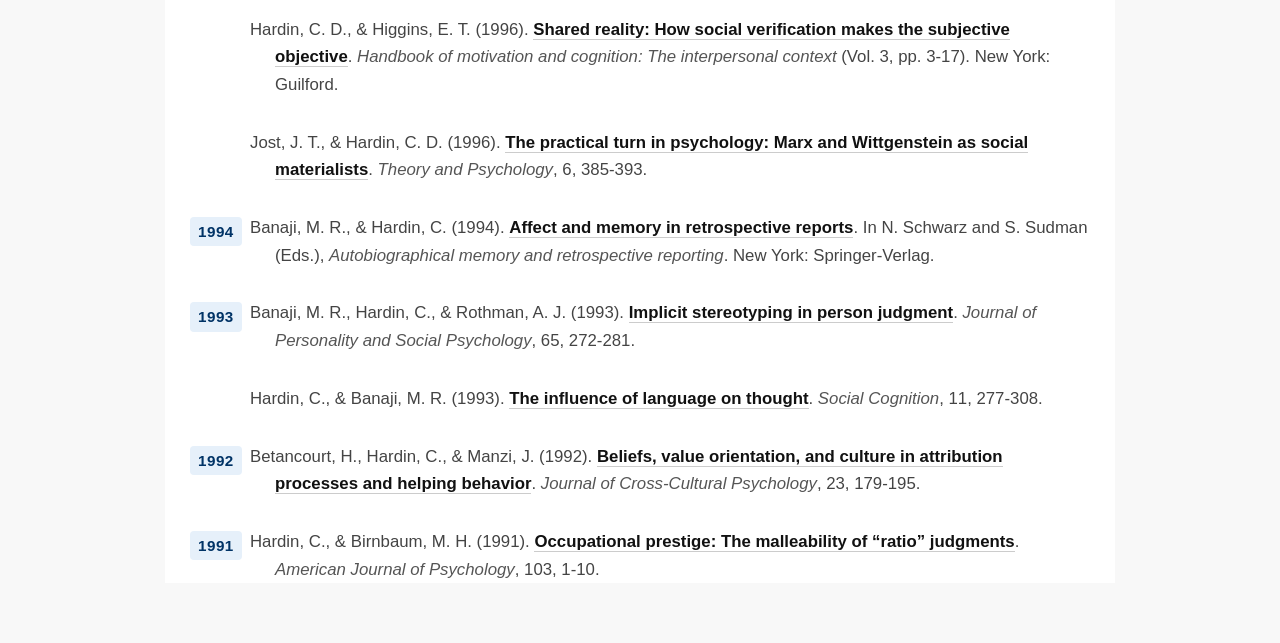
<file: website.html/publications.html>
<!DOCTYPE html>
<html lang="en">
<head>
    <meta charset="UTF-8">
    <meta name="viewport" content="width=device-width, initial-scale=1.0">
    <title>Publications - Curtis Hardin</title>
    <link rel="stylesheet" href="style.css">
</head>
<body>

    <header style="background-color: #1d3557; color: white; text-align: center; padding: 40px 0; font-family: sans-serif;">
        <h1 style="margin: 0; font-size: 2.5rem;">Curtis Hardin</h1>
        <p style="margin: 5px 0 0 0; opacity: 0.9;">Professor of Psychology</p>
        <p style="margin: 5px 0 0 0; opacity: 0.8;">Brooklyn College / CUNY</p>
    </header>

    <nav style="text-align: center; padding: 15px 0; border-bottom: 1px solid #eaeaea; font-family: sans-serif;">
        <a href="index.html" style="margin: 0 15px; text-decoration: none; color: #333; font-weight: bold;">Home</a>
        <a href="research.html" style="margin: 0 15px; text-decoration: none; color: #333; font-weight: bold;">Research</a>
        <a href="teaching.html" style="margin: 0 15px; text-decoration: none; color: #333; font-weight: bold;">Teaching</a>
        <a href="people.html" style="margin: 0 15px; text-decoration: none; color: #333; font-weight: bold;">People</a>
        <a href="publications.html" style="margin: 0 15px; text-decoration: none; color: #003366; font-weight: bold; border-bottom: 2px solid #003366;">Publications</a>
        <a href="contact.html" style="margin: 0 15px; text-decoration: none; color: #333; font-weight: bold;">Contact</a>
    </nav>
    
    <div class="publications-container">
    <h2>Publications</h2>

    <ul class="pub-list">
        <!-- 2022 -->
        <li class="pub-item">
            <span class="pub-year">2022</span>
            Pelham, B., Hardin, C. D., Murray, D., Shimizu, M., & Vandello, J. (2022). 
            <a href="https://curtisdhardin.wordpress.com/wp-content/uploads/2024/03/pelham-et-al-2022-global-collectivism-scale.pdf" target="_blank" class="pub-title">A truly global, non-WEIRD examination of collectivism: The Global Collectivism Index (GCI)</a>.
            <em>Current Research in Ecological and Social Psychology</em>, 3:100030.
        </li>

        <!-- 2021 -->
        <li class="pub-item">
            <span class="pub-year">2021</span>
            Pelham, B. W., DeHart, T., Shimizu, M., Hardin, C. D., Han, H. A., & von Hippel, w. (2021). 
            <a href="https://curtisdhardin.wordpress.com/wp-content/uploads/2024/03/pelham-et-al-2021-birthdays.pdf" target="_blank" class="pub-title">Identity selection and the social construction of birthdays</a>. 
            <em>Frontiers in Psychology</em>, 12: 693776.
        </li>

        <!-- 2020 -->
        <li class="pub-item">
            <span class="pub-year">2020</span>
            Pelham, B. W., Harding, M., & Hardin, C. D. (2020). 
            <a href="https://curtisdhardin.wordpress.com/wp-content/uploads/2024/03/pelham-b.-w.-harding-m.-hardin-c.-2020.-psychological-challenges-to-common-sense-philosophy-illusions-of-introspection-and-free-will.pdf" target="_blank" class="pub-title">Psychological challenges to common sense philosophy: Illusions of introspection and free will</a>. 
            In Rik Peels, Jeroen de Ridder, & Rene van Woudenberg (Eds), <em>Scientific Challenges to Common Sense Philosophy</em>. Routledge: New York, NY.
        </li>

        <!-- 2019 -->
        <li class="pub-item">
            <span class="pub-year">2019</span>
            Goldberg, M. H., Carmichael, C. L., & Hardin, C. D. (2019). 
            <a href="https://curtisdhardin.wordpress.com/wp-content/uploads/2024/03/goldbergetal.2019ejsp.pdf" target="_blank" class="pub-title">Counter-argument self-efficacy predicts choice of belief-defense strategies</a>. 
            <em>European Journal of Social Psychology</em>, 50 (2), 1-10.
        </li>
        <li class="pub-item">
            Sterling, J., Jost, J. T., & Hardin, C. D. (2019). 
            <a href="https://curtisdhardin.wordpress.com/wp-content/uploads/2024/03/sterling-jost-hardin-2019.pdf" target="_blank" class="pub-title">Liberal and conservative representations of the good society: A (social) structural topic modeling Approach</a>. 
            <em>Sage Open</em>, April-June, 113.
        </li>

        <!-- 2018 -->
        <li class="pub-item">
            <span class="pub-year">2018</span>
            Jost, J. T., van der Linden, S., Panagopoulos, C., & Hardin, C. D. (2018). 
            <a href="https://curtisdhardin.wordpress.com/wp-content/uploads/2024/03/jost-et-al-2018.pdf" target="_blank" class="pub-title">Ideological asymmetries in conformity, desire for shared reality, and the spread of misinformation</a>. 
            <em>Current Opinion in Psychology</em>, 23:77-83.
        </li>

      <!-- 2014 -->
        <li class="pub-item">
            <span class="pub-year">2014</span>
            Dolese, M., Kozbelt, A., and Hardin, C.D. (2014). 
            <a href="https://curtisdhardin.wordpress.com/wp-content/uploads/2024/03/dolese-kozbelt-hardin-2014-art_as_communication_employin.pdf" target="_blank" class="pub-title">Art as communication: Employing Gricean principles of communication as a model for art appreciation</a>. 
            <em>The International Journal of the Image</em>, 4, 63-70.
        </li>

        <!-- 2013 -->
        <li class="pub-item">
            <span class="pub-year">2013</span>
            Hardin, C. D., & Banaji, M. R. (2013). 
            <a href="https://curtisdhardin.wordpress.com/wp-content/uploads/2024/03/2013_hardin_banaji_eshafir-1.pdf" target="_blank" class="pub-title">Personal and public policy implications of implicit prejudice</a>. 
          <em>Behavioral Foundations of Public Policy</em>. Princeton University Press.
        </li>

        <!-- 2012 -->
        <li class="pub-item">
            <span class="pub-year">2012</span>
            Hardin, C. D., Cheung, R. M., Magee, M., Noel, S., & Yoshimura, K. (2012). 
            <a href="https://curtisdhardin.wordpress.com/wp-content/uploads/2024/03/hardin-cheung-magee-noel-yoshimura_2012_chapter-052710.pdf" target="_blank" class="pub-title">The interpersonal foundations of ideological thinking</a>. 
             <em>Ideology, Psychology, and Law</em>. Oxford University Press.
        </li>

        <!-- 2011 -->
        <li class="pub-item">
            <span class="pub-year">2011</span>
            Cheung, R. M., Noel, S., & Hardin, C. D. (2011). 
            <a href="https://curtisdhardin.wordpress.com/wp-content/uploads/2024/03/cheung-noel-hardin-2011-adopting_the_system-justifying.pdf" target="_blank" class="pub-title" >Adopting the system-justifying attitudes of others: Effects of trivial interpersonal connections in the context of social exclusion and inclusion</a>. 
            <em>Social Cognition</em>, 29, 255-269.
        </li>
        <li class="pub-item">
            Pelham, B. W., & Hardin, C. D. (2011). 
            <a href="https://curtisdhardin.wordpress.com/wp-content/uploads/2024/03/pelham-hardin-2011.pdf" target="_blank" class="pub-title" >Opportunities for sharpening the stereotype inoculation model</a>. 
            <em>Psychological Inquiry</em>, 22, 285-290.
        </li>

        <!-- 2010 -->
        <li class="pub-item">
            <span class="pub-year">2010</span>
            Cheung, R. M., & Hardin, C. D. (2010). 
            <a href="https://curtisdhardin.wordpress.com/wp-content/uploads/2024/03/cheung_hardin_2010_jesp.pdf" target="_blank" class="pub-title">Costs and benefits of political ideology: The case of economic self-stereotyping and stereotype threat</a>. 
            <em>Journal of Experimental Social Psychology</em>, 46, 761-766.
        </li>
        <li class="pub-item">
            Conley, T. D., Rabinowitz, J. L., & Hardin, C. D. (2010). 
            <a href="https://curtisdhardin.wordpress.com/wp-content/uploads/2024/03/conley-td-rabinowitz-jl-hardin-cd.pdf" target="_blank" class="pub-title">O.J. Simpson as shared (and unshared) reality: The impact of consensually-shared beliefs on interpersonal perception and task performance in different- and same-ethnicity dyads</a>. 
            <em>Journal of Personality and Social Psychology</em>, 99, 452-466.
        </li>
        <li class="pub-item">
            Jost, J. T., & Hardin, C. D. (2010). 
            <a href="https://curtisdhardin.wordpress.com/wp-content/uploads/2024/03/legacy-of-bill-mcguire-2010-jost_hardin.pdf" target="_blank" class="pub-title" >On the structure and dynamics of human thought: The legacy of William J. McGuire for social and political psychology</a>. 
            <em>Political Psychology</em>, 32, 2258.
        </li>
        <li class="pub-item">
            Magee, M. W., & Hardin, C. D. (2010). 
            <a href="https://curtisdhardin.wordpress.com/wp-content/uploads/2024/03/magee-m.-w.-hardin-c.-d.-2010-in-defense-of-religion_shared-reality-moderates-the-unconscious-threat-of-evolution-social-cognition-28-379-400-copy.pdf" target="_blank" class="pub-title">In defense of religion: Shared reality moderates the unconscious threat of evolution</a>. 
            <em>Social Cognition</em>, 28, 379-400.
        </li>

        <!-- 2008 -->
        <li class="pub-item">
            <span class="pub-year">2008</span>
            Jost, J. T., Ledgerwood, A., & Hardin, C. D. (2008). 
            <a href="https://curtisdhardin.wordpress.com/wp-content/uploads/2024/03/jost-ledgerwood-hardin-2008-shared-reality-system-justification-and-the-relational-basis-of-ideological.pdf" target="_blank" class="pub-title">Shared reality, system justification, and the relational basis of ideological beliefs</a>. 
            <em>Social and Personality Psychology Compass</em>, 2, 171-186.
        </li>

        <!-- 2007 -->
        <li class="pub-item">
            <span class="pub-year">2007</span>
            Gross, E, F., & Hardin, C. D. (2007). 
            <a href="https://curtisdhardin.wordpress.com/wp-content/uploads/2024/03/gross_hardin_2007.pdf" target="_blank" class="pub-title">Implicit and explicit stereotyping of adolescents</a>. 
            <em>Social Justice Research</em>, 20, 140-160.
        </li>
        <li class="pub-item">
            Lowery, B. S., Eisenberger, N. I., Hardin, C. D., & Sinclair, S. (2007). 
            <a href="https://curtisdhardin.wordpress.com/wp-content/uploads/2024/03/lowery-eisenberger-hardin-2007.pdf" target="_blank" class="pub-title">Long-term effects of subliminal priming on academic performance</a>. 
            <em>Basic and Applied Social Psychology</em>, 29, 151-157.
        </li>

        <!-- 2006 -->
        <li class="pub-item">
            <span class="pub-year">2006</span>
            Henry, P. J., & Hardin, C. D. (2006). 
            <a href="https://curtisdhardin.wordpress.com/wp-content/uploads/2024/03/henry_hardin_2006.pdf" target="_blank" class="pub-title">The contact hypothesis revisited: Status bias in the reduction of implicit prejudice in the United States and Lebanon</a>. 
            <em>Psychological Science</em>, 17, 862-868.
        </li>
        <li class="pub-item">
            Sinclair, S., Hardin, C. D., & Lowery, B. (2006). 
            <a href="https://curtisdhardin.wordpress.com/wp-content/uploads/2024/03/sinclair-hardin-lowery-2006-tuning-multiple-social-ids-jpsp.pdf" target="_blank" class="pub-title">Implicit self-stereotyping in the context of multiple social identities</a>. 
            <em>Journal of Personality and Social Psychology</em>, 90, 529-542.
        </li>

        <!-- 2005 -->
        <li class="pub-item">
            <span class="pub-year">2005</span>
            Pelham, B.W., Koole, S., Hardin, C.D., Hetts, J.J., Seah, E., & DeHart, T. (2005). 
            <a href="https://userhome.brooklyn.cuny.edu/psych/chardin/PelhamKooleHardinetal.pdf" target="_blank" class="pub-title">Gender moderates the relation between implicit and explicit self-esteem</a>. 
            <em>Journal of Experimental Social Psychology</em>, 41, 84-89.
        </li>
        <li class="pub-item">
            Sinclair, S., Huntsinger, J., Skorinko, J., & Hardin, C.D. (2005). 
            <a href="https://curtisdhardin.wordpress.com/wp-content/uploads/2024/03/sinclair_huntsinger_skorinko_hardin_2005.pdf" target="_blank" class="pub-title">Social tuning of the self: Consequences for the self-evaluations of stereotype targets</a>. 
            <em>Journal of Personality and Social Psychology</em>, 89, 160-175.
        </li>
        <li class="pub-item">
            Sinclair, S., Lowery, B.S., Hardin, C.D., & Colangelo, A. (2005). 
            <a href="https://curtisdhardin.wordpress.com/wp-content/uploads/2024/03/sinclair_lowery_hardin_colangelo_2005.pdf" target="_blank" class="pub-title">Social tuning of automatic racial attitudes: The role of affiliative motivation</a>. 
            <em>Journal of Personality and Social Psychology</em>, 89, 583-592.
        </li>

        <!-- 2004 -->
        <li class="pub-item">
            <span class="pub-year">2004</span>
            Hardin, C. D. (2004). 
            <a href="https://curtisdhardin.wordpress.com/wp-content/uploads/2024/03/hardin_2004.pdf" target="_blank" class="pub-title">(Self-)conceptions as social actions (pp. 161-172)</a>. 
            In J. T. Jost, D. Prentice, & M. R. Banaji (Eds.), <em>Perspectivism in Social Psychology: The Yin and Yang of Social Cognition</em>. Washington, DC: American Psychological Association.
        </li>

        <!-- 2001 -->
        <li class="pub-item">
            <span class="pub-year">2001</span>
            Hardin, C. D., & Conley, T. D. (2001). 
            <a href="https://curtisdhardin.wordpress.com/wp-content/uploads/2024/03/hardinconley2001.pdf" target="_blank" class="pub-title">A relational approach to cognition: Shared experience and relationship affirmation in social cognition (pp. 3-17)</a>. 
            In G. B. Moskowitz (Ed.), <em>Cognitive Social Psychology: The Princeton Symposium on the Legacy and Future of Social Cognition</em>. Mahwah, NJ: Erlbaum.
        </li>
        <li class="pub-item">
            Lowery, B., Hardin, C. D., & Sinclair, S. (2001). 
            <a href="https://curtisdhardin.wordpress.com/wp-content/uploads/2024/03/lowery_hardin_sinclair_2001.pdf" target="_blank" class="pub-title">Social influence on automatic racial prejudice</a>. 
            <em>Journal of Personality and Social Psychology</em>, 81, 842-855.
        </li>

        <!-- 1999 -->
        <li class="pub-item">
            <span class="pub-year">1999</span>
            Spalding, L. R., & Hardin, C. D. (1999). 
            <a href="https://curtisdhardin.wordpress.com/wp-content/uploads/2024/03/spalding_hardin_1999.pdf" target="_blank" class="pub-title">Unconscious unease and self-handicapping: Behavioral consequences of individual differences in implicit and explicit self-esteem</a>. 
            <em>Psychological Science</em>, 10, 535-539.
        </li>

        <!-- 1997 -->
        <li class="pub-item">
            <span class="pub-year">1997</span>
            Hardin, C. D., & Rothman, A. J. (1997). 
            <a href="https://curtisdhardin.wordpress.com/wp-content/uploads/2024/03/hardin_rothman_the_applicability_of_everyday_life_1997.pdf" target="_blank" class="pub-title">Rendering accessible information relevant: The applicability of everyday life</a>. 
            In R. S. Wyer (Ed.), <em>Advances in social cognition</em>. Mahwah, NJ: Erlbaum.
        </li>
        <li class="pub-item">
            <span class="pub-year">1997</span>
            Rothman, A. J., & Hardin, C. D. (1997). 
            <a href="https://curtisdhardin.wordpress.com/wp-content/uploads/2024/03/rothman_hardin_1997.pdf" target="_blank" class="pub-title">Differential use of the availability heuristic in social judgment</a>. 
            <em>Personality and Social Psychological Bulletin</em>, 23, 123-138.
        </li>

        <!-- 1996 -->
        <li class="pub-item">
            <span class="pub-year">1996</span>
            Banaji, M.R., & Hardin, C. D. (1996). 
            <a href="https://curtisdhardin.wordpress.com/wp-content/uploads/2024/03/banaji_hardin_1996.pdf" target="_blank" class="pub-title">Automatic stereotyping</a>. 
            <em>Psychological Science</em>, 7, 136-141.
        </li>
        <li class="pub-item">
            Banaji, M. R., & Hardin, C. D. (1996). 
            <a href="https://banaji.sites.fas.harvard.edu/research/publications/articles/1996_Banaji_PS.pdf" target="_blank" class="pub-title">Gender in language and thought</a>. 
            <em>International Journal of Psychology</em>, 31, 3-4.
        </li>
        <li class="pub-item">
            Hardin, C. D., & Higgins, E. T. (1996). 
            <a href="https://curtisdhardin.wordpress.com/wp-content/uploads/2024/03/hardin-higgins-1996-shared-reality.pdf" target="_blank" class="pub-title">Shared reality: How social verification makes the subjective objective</a>. 
             <em>Handbook of motivation and cognition: The interpersonal context</em> (Vol. 3, pp. 3-17). New York: Guilford.
        </li>
        <li class="pub-item">
            Jost, J. T., & Hardin, C. D. (1996). 
            <a href="https://curtisdhardin.wordpress.com/wp-content/uploads/2024/03/hardin-higgins-1996-shared-reality.pdf" target="_blank" class="pub-title">The practical turn in psychology: Marx and Wittgenstein as social materialists</a>. 
            <em>Theory and Psychology</em>, 6, 385-393.
        </li>

        <!-- 1994 -->
        <li class="pub-item">
            <span class="pub-year">1994</span>
            Banaji, M. R., & Hardin, C. (1994). 
            <a href="https://curtisdhardin.wordpress.com/wp-content/uploads/2024/03/1994_banaji_nschwartz.pdf" target="_blank" class="pub-title">Affect and memory in retrospective reports</a>. 
            In N. Schwarz and S. Sudman (Eds.), <em>Autobiographical memory and retrospective reporting</em>. New York: Springer-Verlag.
        </li>

        <!-- 1993 -->
        <li class="pub-item">
            <span class="pub-year">1993</span>
            Banaji, M. R., Hardin, C., & Rothman, A. J. (1993). 
            <a href="https://curtisdhardin.wordpress.com/wp-content/uploads/2024/03/banaji_hardin_rothman_1993.pdf" target="_blank" class="pub-title">Implicit stereotyping in person judgment</a>. 
            <em>Journal of Personality and Social Psychology</em>, 65, 272-281.
        </li>
        <li class="pub-item">
            Hardin, C., & Banaji, M. R. (1993). 
            <a href="https://curtisdhardin.wordpress.com/wp-content/uploads/2024/03/hardin_banaji_1993-1.pdf" target="_blank" class="pub-title">The influence of language on thought</a>. 
            <em>Social Cognition</em>, 11, 277-308.
        </li>

        <!-- 1992 -->
        <li class="pub-item">
            <span class="pub-year">1992</span>
            Betancourt, H., Hardin, C., & Manzi, J. (1992). 
            <a href="https://curtisdhardin.wordpress.com/wp-content/uploads/2024/03/betancourt-et-al-1992-beliefs-value-orientation-and-culture-in-attribution-processes-and-helping-behavior.pdf" target="_blank" class="pub-title">Beliefs, value orientation, and culture in attribution processes and helping behavior</a>. 
            <em>Journal of Cross-Cultural Psychology</em>, 23, 179-195.
        </li>

        <!-- 1991 -->
        <li class="pub-item">
            <span class="pub-year">1991</span>
            Hardin, C., & Birnbaum, M. H. (1991). 
            <a href="https://curtisdhardin.wordpress.com/wp-content/uploads/2024/03/hardin_birnbaum_ajp_1990.pdf" target="_blank" class="pub-title">Occupational prestige: The malleability of “ratio” judgments</a>. 
            <em>American Journal of Psychology</em>, 103, 1-10.
        </li>
    </ul>
</div>
</file>
<file: style.css>
body {
   margin: 0;
   font-family: Arial, sans-serif;
   background-color: #f8f8f8;
}


header {
   text-align: center;
   padding: 40px;
   background: #1f3c88;
   color: white;
}


nav {
   display: flex;
   justify-content: center;
   gap: 30px;
   background: white;
   padding: 20px;
   border-bottom: 1px solid #ddd;
}


nav a {
   text-decoration: none;
   color: #333;
   font-weight: bold;
}


.intro {
   text-align: center;
   padding: 40px;
}


.cards {
   display: grid;
   grid-template-columns: repeat(2, 300px);
   gap: 20px;
   justify-content: center;
   padding: 30px;
}


.card {
   background: white;
   padding: 25px;
   border-radius: 10px;
   box-shadow: 0 0 10px rgba(0,0,0,0.08);
}


.card {
   width: 70%;
   margin: 30px auto;
   background: white;
   padding: 30px;
   border-radius: 10px;
   box-shadow: 0 0 10px rgba(0,0,0,0.1);
}


.card {
   max-width: 1000px;
   margin: 30px auto;
   background: white;
   padding: 30px;
   border-radius: 10px;
   box-shadow: 0 0 10px rgba(0,0,0,0.1);
}


.card ul {
   line-height: 1.8;
}


.card li {
   margin-bottom: 15px;
}


.card-link {
   text-decoration: none;
   color: inherit;      
   display: block;    
}






.publications-container {
   max-width: 850px;
   margin: 30px auto;
   padding: 20px;
   background-color: #ffffff;
}




.publications-container h2 {
   color: #1a365d;
   border-bottom: 2px solid #e2e8f0;
   padding-bottom: 10px;
   margin-bottom: 25px;
}




.pub-list {
   list-style: none;
   padding: 0;
   margin: 0;
}




.pub-item {
   position: relative;
   padding-left: 25px;
   text-indent: -25px;
   line-height: 1.6;
   margin-bottom: 22px;
   color: #333333;
   font-size: 0.95rem;
}




.pub-year {
   display: inline-block;
   font-weight: bold;
   color: #2b6cb0;
   margin-right: 8px;
   text-indent: 0;
}


.pub-title {
   color: #2d3748;
   font-weight: 600;
   text-decoration: none;
   border-bottom: 1px dashed #cbd5e0;
   transition: all 0.2s ease-in-out;
}


.pub-title:hover {
   color: #3182ce;
   border-bottom: 1px solid #3182ce;
   background-color: #ebf8ff;
   padding: 0 2px;
   border-radius: 2px;
}




.pub-item em {
   color: #4a5568;
   font-style: italic;
}


.contact-details {
    display: flex;
    flex-direction: column;
    gap: 30px;
    margin-top: 20px;
}

.contact-box {
    display: flex;
    align-items: flex-start;
    gap: 20px;
    background: #f7fafc;
    padding: 20px 25px;
    border-radius: 8px;
}

.contact-box .contact-icon {
    font-size: 1.8rem;
    margin-top: 2px;
}

.contact-info-text h3 {
    margin: 0 0 8px 0;
    color: #1f3c88;
    font-size: 1.15rem;
}

.contact-info-text p {
    margin: 0;
    line-height: 1.6;
    color: #4a5568;
}


.email-link {
    color: #2b6cb0;
    text-decoration: none;
    font-weight: 600;
    border-bottom: 1px dashed #2b6cb0;
    transition: all 0.2s;
}

.email-link:hover {
    color: #1f3c88;
    border-bottom: 1px solid #1f3c88;
}

.homepage-grid {
    display: grid;
    grid-template-columns: repeat(2, 1fr);
    gap: 30px;
    max-width: 1000px;
    margin: 40px auto;
    padding: 0 20px;
}

.grid-item {
    display: block;
    position: relative;
    text-decoration: none;
    background: #ffffff;
    overflow: hidden;
    border-radius: 6px;
    box-shadow: 0 4px 12px rgba(0, 0, 0, 0.08);
    transition: transform 0.3s ease, box-shadow 0.3s ease;
}

.grid-item:hover {
    transform: translateY(-5px);
    box-shadow: 0 8px 24px rgba(0, 0, 0, 0.15);
}

.grid-item img {
    width: 100%;
    height: 300px;
    object-fit: cover;
    display: block;
}

.grid-label {
    color: #333333;
    text-align: center;
    padding: 16px 0;
    font-size: 1.25rem;
    font-weight: 600;
    border-top: 1px solid #f0f0f0;
    background-color: #ffffff;
}

@media (max-width: 768px) {
    .homepage-grid {
        grid-template-columns: 1fr;
        gap: 20px;
    }
    .grid-item img {
        height: 220px;
    }
}

.publications-container {
    max-width: 900px;
    margin: 60px auto;
    padding: 0 25px;
    font-family: -apple-system, BlinkMacSystemFont, "Segoe UI", Roboto, Helvetica, Arial, sans-serif;
}

.publications-container h2 {
    font-size: 2.2rem;
    color: #111111;
    margin-bottom: 35px;
    font-weight: 700;
    border-bottom: 2px solid #eaeaea;
    padding-bottom: 15px;
}

.pub-list {
    list-style: none;
    padding: 0;
    margin: 0;
}

.pub-item {
    position: relative;
    padding-left: 85px;
    margin-bottom: 30px;
    font-size: 1.05rem;
    line-height: 1.65;
    color: #444444;
}

.pub-year {
    position: absolute;
    left: 0;
    top: 3px;
    font-size: 0.95rem;
    font-weight: 700;
    color: #003366;
    background: #e6f0fa;
    padding: 2px 8px;
    border-radius: 4px;
    letter-spacing: 0.5px;
}

.pub-title {
    color: #111111;
    text-decoration: none;
    font-weight: 600;
    border-bottom: 1px solid #cccccc;
    transition: color 0.2s ease, border-color 0.2s ease;
}

.pub-title:hover {
    color: #003366;
    border-bottom-color: #003366;
}

.pub-item em {
    color: #555555;
    font-style: italic;
}

@media (max-width: 768px) {
    .pub-item {
        padding-left: 0;
        margin-bottom: 35px;
    }
    
    .pub-year {
        position: relative;
        display: inline-block;
        margin-bottom: 8px;
        top: 0;
    }
}


html {
    scroll-behavior: smooth;
}


.avatar-link {
    display: inline-block;
    margin-bottom: 12px;
    text-decoration: none;
}

.avatar-img {
    width: 110px;
    height: 110px;
    border-radius: 
    object-fit: cover;
    border: 3px solid #1d3557; 
    box-shadow: 0 4px 8px rgba(0, 0, 0, 0.15); 
    transition: transform 0.2s ease, box-shadow 0.2s ease;
}


.avatar-img:hover {
    transform: scale(1.05); 
    box-shadow: 0 6px 12px rgba(0, 0, 0, 0.25);
    cursor: pointer;
}


.section-divider {
    margin: 40px auto;
    max-width: 800px;
    border: none;
    border-top: 1px solid #e0e0e0;
}


.content-section {
    max-width: 800px;
    margin: 0 auto 40px auto;
    line-height: 1.7;
    color: #333;
}

.content-section blockquote {
    background-color: #f8f9fa;
    border-left: 4px solid #1d3557;
    margin: 20px 0;
    padding: 15px 20px;
    font-style: italic;
    color: #555;
    border-radius: 0 4px 4px 0;
}
</file>
<file: website.html/style.css>
body {
   margin: 0;
   font-family: Arial, sans-serif;
   background-color: #f8f8f8;
}


header {
   text-align: center;
   padding: 40px;
   background: #1f3c88;
   color: white;
}


nav {
   display: flex;
   justify-content: center;
   gap: 30px;
   background: white;
   padding: 20px;
   border-bottom: 1px solid #ddd;
}


nav a {
   text-decoration: none;
   color: #333;
   font-weight: bold;
}


.intro {
   text-align: center;
   padding: 40px;
}


.cards {
   display: grid;
   grid-template-columns: repeat(2, 300px);
   gap: 20px;
   justify-content: center;
   padding: 30px;
}


.card {
   background: white;
   padding: 25px;
   border-radius: 10px;
   box-shadow: 0 0 10px rgba(0,0,0,0.08);
}


.card {
   width: 70%;
   margin: 30px auto;
   background: white;
   padding: 30px;
   border-radius: 10px;
   box-shadow: 0 0 10px rgba(0,0,0,0.1);
}


.card {
   max-width: 1000px;
   margin: 30px auto;
   background: white;
   padding: 30px;
   border-radius: 10px;
   box-shadow: 0 0 10px rgba(0,0,0,0.1);
}


.card ul {
   line-height: 1.8;
}


.card li {
   margin-bottom: 15px;
}


.card-link {
   text-decoration: none;
   color: inherit;      
   display: block;    
}






.publications-container {
   max-width: 850px;
   margin: 30px auto;
   padding: 20px;
   background-color: #ffffff;
}




.publications-container h2 {
   color: #1a365d;
   border-bottom: 2px solid #e2e8f0;
   padding-bottom: 10px;
   margin-bottom: 25px;
}




.pub-list {
   list-style: none;
   padding: 0;
   margin: 0;
}




.pub-item {
   position: relative;
   padding-left: 25px;
   text-indent: -25px;
   line-height: 1.6;
   margin-bottom: 22px;
   color: #333333;
   font-size: 0.95rem;
}




.pub-year {
   display: inline-block;
   font-weight: bold;
   color: #2b6cb0;
   margin-right: 8px;
   text-indent: 0;
}


.pub-title {
   color: #2d3748;
   font-weight: 600;
   text-decoration: none;
   border-bottom: 1px dashed #cbd5e0;
   transition: all 0.2s ease-in-out;
}


.pub-title:hover {
   color: #3182ce;
   border-bottom: 1px solid #3182ce;
   background-color: #ebf8ff;
   padding: 0 2px;
   border-radius: 2px;
}




.pub-item em {
   color: #4a5568;
   font-style: italic;
}


.contact-details {
    display: flex;
    flex-direction: column;
    gap: 30px;
    margin-top: 20px;
}

.contact-box {
    display: flex;
    align-items: flex-start;
    gap: 20px;
    background: #f7fafc;
    padding: 20px 25px;
    border-radius: 8px;
}

.contact-box .contact-icon {
    font-size: 1.8rem;
    margin-top: 2px;
}

.contact-info-text h3 {
    margin: 0 0 8px 0;
    color: #1f3c88;
    font-size: 1.15rem;
}

.contact-info-text p {
    margin: 0;
    line-height: 1.6;
    color: #4a5568;
}


.email-link {
    color: #2b6cb0;
    text-decoration: none;
    font-weight: 600;
    border-bottom: 1px dashed #2b6cb0;
    transition: all 0.2s;
}

.email-link:hover {
    color: #1f3c88;
    border-bottom: 1px solid #1f3c88;
}

.homepage-grid {
    display: grid;
    grid-template-columns: repeat(2, 1fr);
    gap: 30px;
    max-width: 1000px;
    margin: 40px auto;
    padding: 0 20px;
}

.grid-item {
    display: block;
    position: relative;
    text-decoration: none;
    background: #ffffff;
    overflow: hidden;
    border-radius: 6px;
    box-shadow: 0 4px 12px rgba(0, 0, 0, 0.08);
    transition: transform 0.3s ease, box-shadow 0.3s ease;
}

.grid-item:hover {
    transform: translateY(-5px);
    box-shadow: 0 8px 24px rgba(0, 0, 0, 0.15);
}

.grid-item img {
    width: 100%;
    height: 300px;
    object-fit: cover;
    display: block;
}

.grid-label {
    color: #333333;
    text-align: center;
    padding: 16px 0;
    font-size: 1.25rem;
    font-weight: 600;
    border-top: 1px solid #f0f0f0;
    background-color: #ffffff;
}

@media (max-width: 768px) {
    .homepage-grid {
        grid-template-columns: 1fr;
        gap: 20px;
    }
    .grid-item img {
        height: 220px;
    }
}

.publications-container {
    max-width: 900px;
    margin: 60px auto;
    padding: 0 25px;
    font-family: -apple-system, BlinkMacSystemFont, "Segoe UI", Roboto, Helvetica, Arial, sans-serif;
}

.publications-container h2 {
    font-size: 2.2rem;
    color: #111111;
    margin-bottom: 35px;
    font-weight: 700;
    border-bottom: 2px solid #eaeaea;
    padding-bottom: 15px;
}

.pub-list {
    list-style: none;
    padding: 0;
    margin: 0;
}

.pub-item {
    position: relative;
    padding-left: 85px;
    margin-bottom: 30px;
    font-size: 1.05rem;
    line-height: 1.65;
    color: #444444;
}

.pub-year {
    position: absolute;
    left: 0;
    top: 3px;
    font-size: 0.95rem;
    font-weight: 700;
    color: #003366;
    background: #e6f0fa;
    padding: 2px 8px;
    border-radius: 4px;
    letter-spacing: 0.5px;
}

.pub-title {
    color: #111111;
    text-decoration: none;
    font-weight: 600;
    border-bottom: 1px solid #cccccc;
    transition: color 0.2s ease, border-color 0.2s ease;
}

.pub-title:hover {
    color: #003366;
    border-bottom-color: #003366;
}

.pub-item em {
    color: #555555;
    font-style: italic;
}

@media (max-width: 768px) {
    .pub-item {
        padding-left: 0;
        margin-bottom: 35px;
    }
    
    .pub-year {
        position: relative;
        display: inline-block;
        margin-bottom: 8px;
        top: 0;
    }
}
</file>
<file: lab/index.html/style.css>
body {
   margin: 0;
   font-family: Arial, sans-serif;
   background-color: #f8f8f8;
}


header {
   text-align: center;
   padding: 40px;
   background: #1f3c88;
   color: white;
}


nav {
   display: flex;
   justify-content: center;
   gap: 30px;
   background: white;
   padding: 20px;
   border-bottom: 1px solid #ddd;
}


nav a {
   text-decoration: none;
   color: #333;
   font-weight: bold;
}


.intro {
   text-align: center;
   padding: 40px;
}


.cards {
   display: grid;
   grid-template-columns: repeat(2, 300px);
   gap: 20px;
   justify-content: center;
   padding: 30px;
}


.card {
   background: white;
   padding: 25px;
   border-radius: 10px;
   box-shadow: 0 0 10px rgba(0,0,0,0.08);
}


.card {
   width: 70%;
   margin: 30px auto;
   background: white;
   padding: 30px;
   border-radius: 10px;
   box-shadow: 0 0 10px rgba(0,0,0,0.1);
}


.card {
   max-width: 1000px;
   margin: 30px auto;
   background: white;
   padding: 30px;
   border-radius: 10px;
   box-shadow: 0 0 10px rgba(0,0,0,0.1);
}


.card ul {
   line-height: 1.8;
}


.card li {
   margin-bottom: 15px;
}


.card-link {
   text-decoration: none;
   color: inherit;      
   display: block;    
}






.publications-container {
   max-width: 850px;
   margin: 30px auto;
   padding: 20px;
   background-color: #ffffff;
}




.publications-container h2 {
   color: #1a365d;
   border-bottom: 2px solid #e2e8f0;
   padding-bottom: 10px;
   margin-bottom: 25px;
}




.pub-list {
   list-style: none;
   padding: 0;
   margin: 0;
}




.pub-item {
   position: relative;
   padding-left: 25px;
   text-indent: -25px;
   line-height: 1.6;
   margin-bottom: 22px;
   color: #333333;
   font-size: 0.95rem;
}




.pub-year {
   display: inline-block;
   font-weight: bold;
   color: #2b6cb0;
   margin-right: 8px;
   text-indent: 0;
}


.pub-title {
   color: #2d3748;
   font-weight: 600;
   text-decoration: none;
   border-bottom: 1px dashed #cbd5e0;
   transition: all 0.2s ease-in-out;
}


.pub-title:hover {
   color: #3182ce;
   border-bottom: 1px solid #3182ce;
   background-color: #ebf8ff;
   padding: 0 2px;
   border-radius: 2px;
}




.pub-item em {
   color: #4a5568;
   font-style: italic;
}


.contact-details {
    display: flex;
    flex-direction: column;
    gap: 30px;
    margin-top: 20px;
}

.contact-box {
    display: flex;
    align-items: flex-start;
    gap: 20px;
    background: #f7fafc;
    padding: 20px 25px;
    border-radius: 8px;
}

.contact-box .contact-icon {
    font-size: 1.8rem;
    margin-top: 2px;
}

.contact-info-text h3 {
    margin: 0 0 8px 0;
    color: #1f3c88;
    font-size: 1.15rem;
}

.contact-info-text p {
    margin: 0;
    line-height: 1.6;
    color: #4a5568;
}


.email-link {
    color: #2b6cb0;
    text-decoration: none;
    font-weight: 600;
    border-bottom: 1px dashed #2b6cb0;
    transition: all 0.2s;
}

.email-link:hover {
    color: #1f3c88;
    border-bottom: 1px solid #1f3c88;
}
</file>
